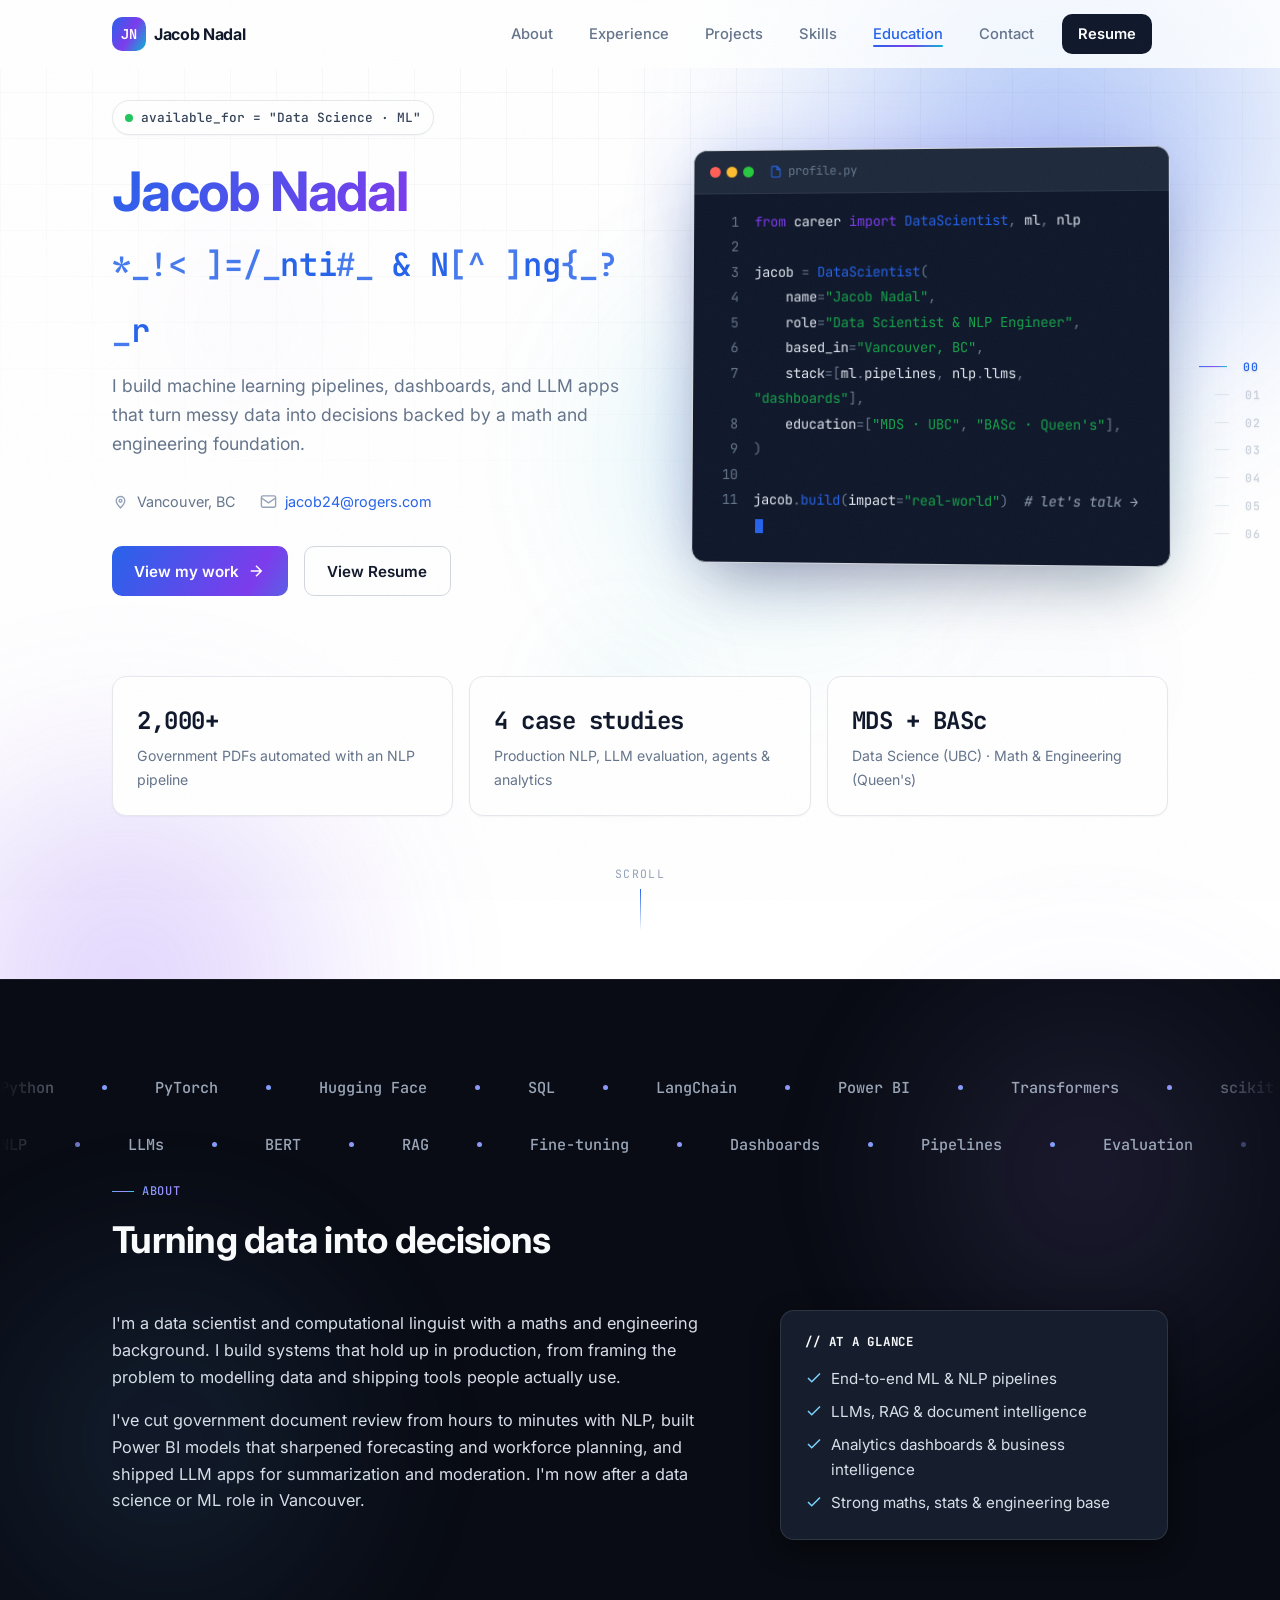
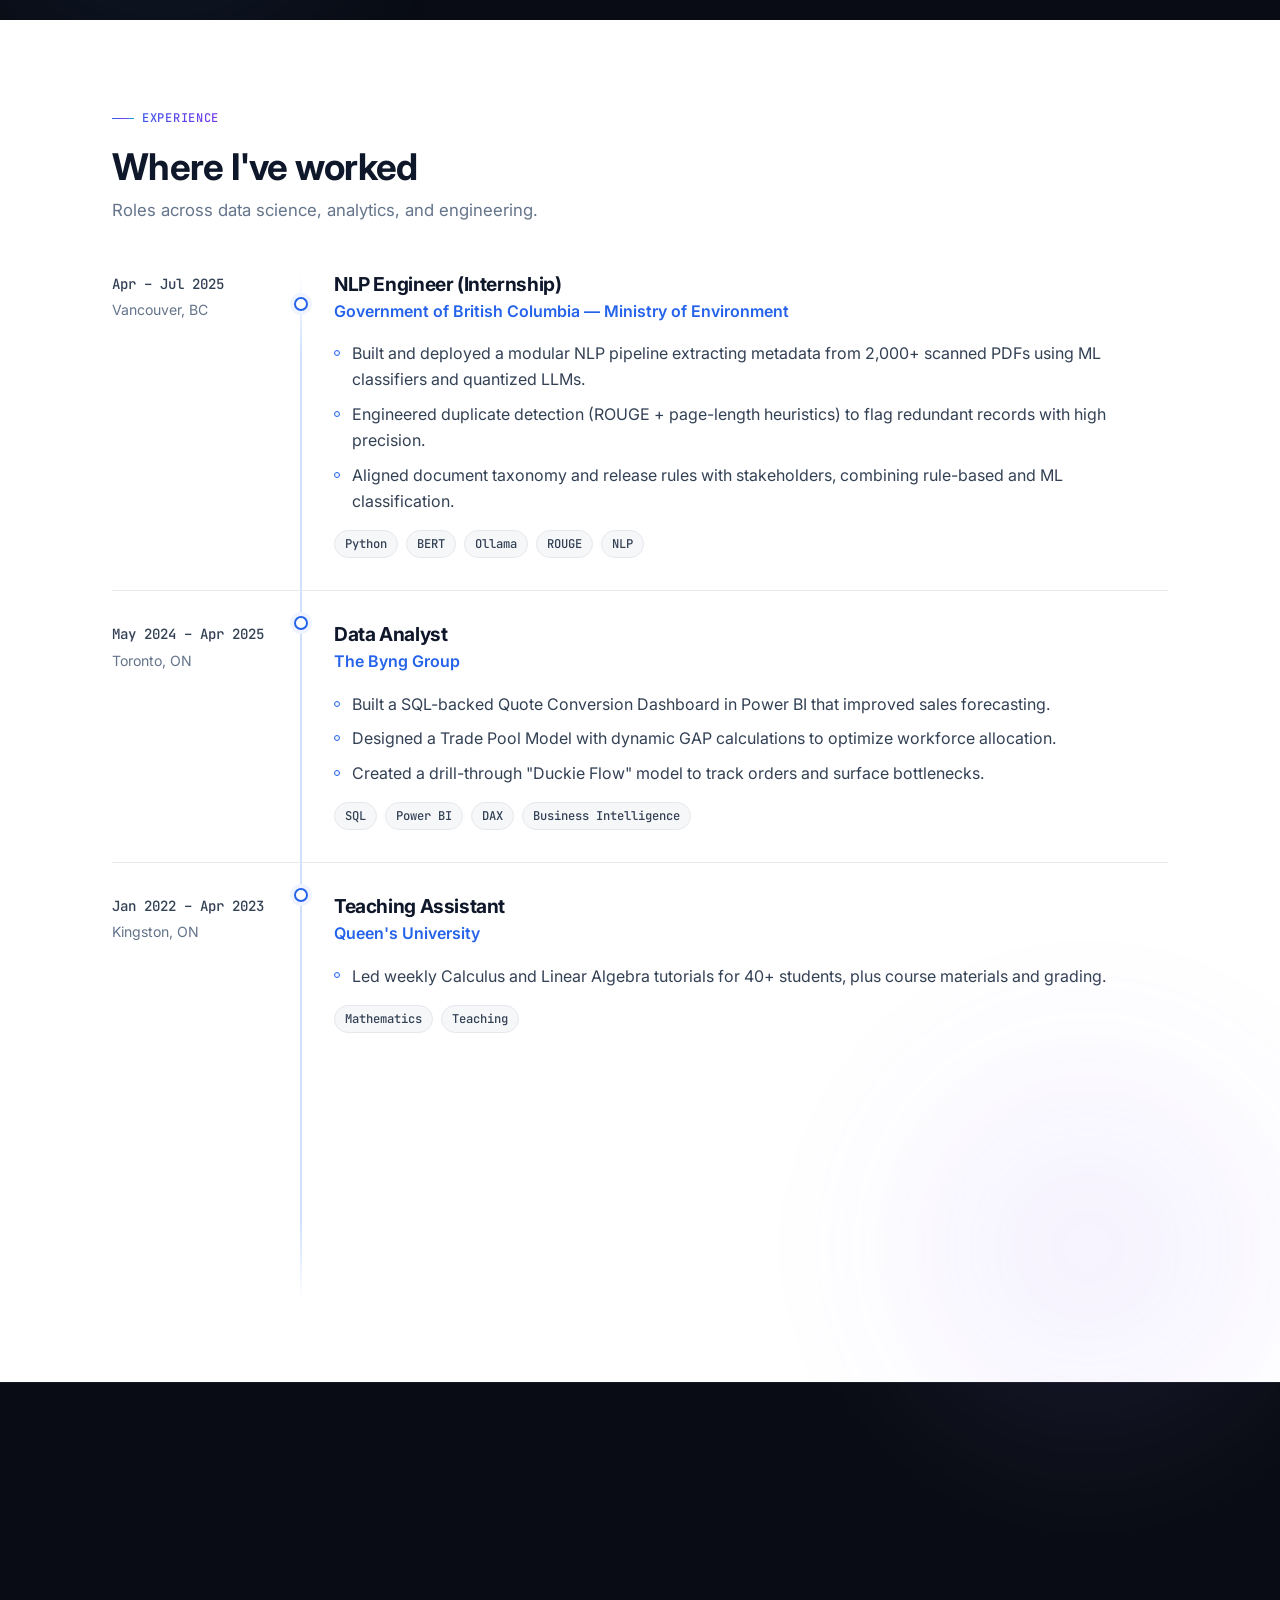
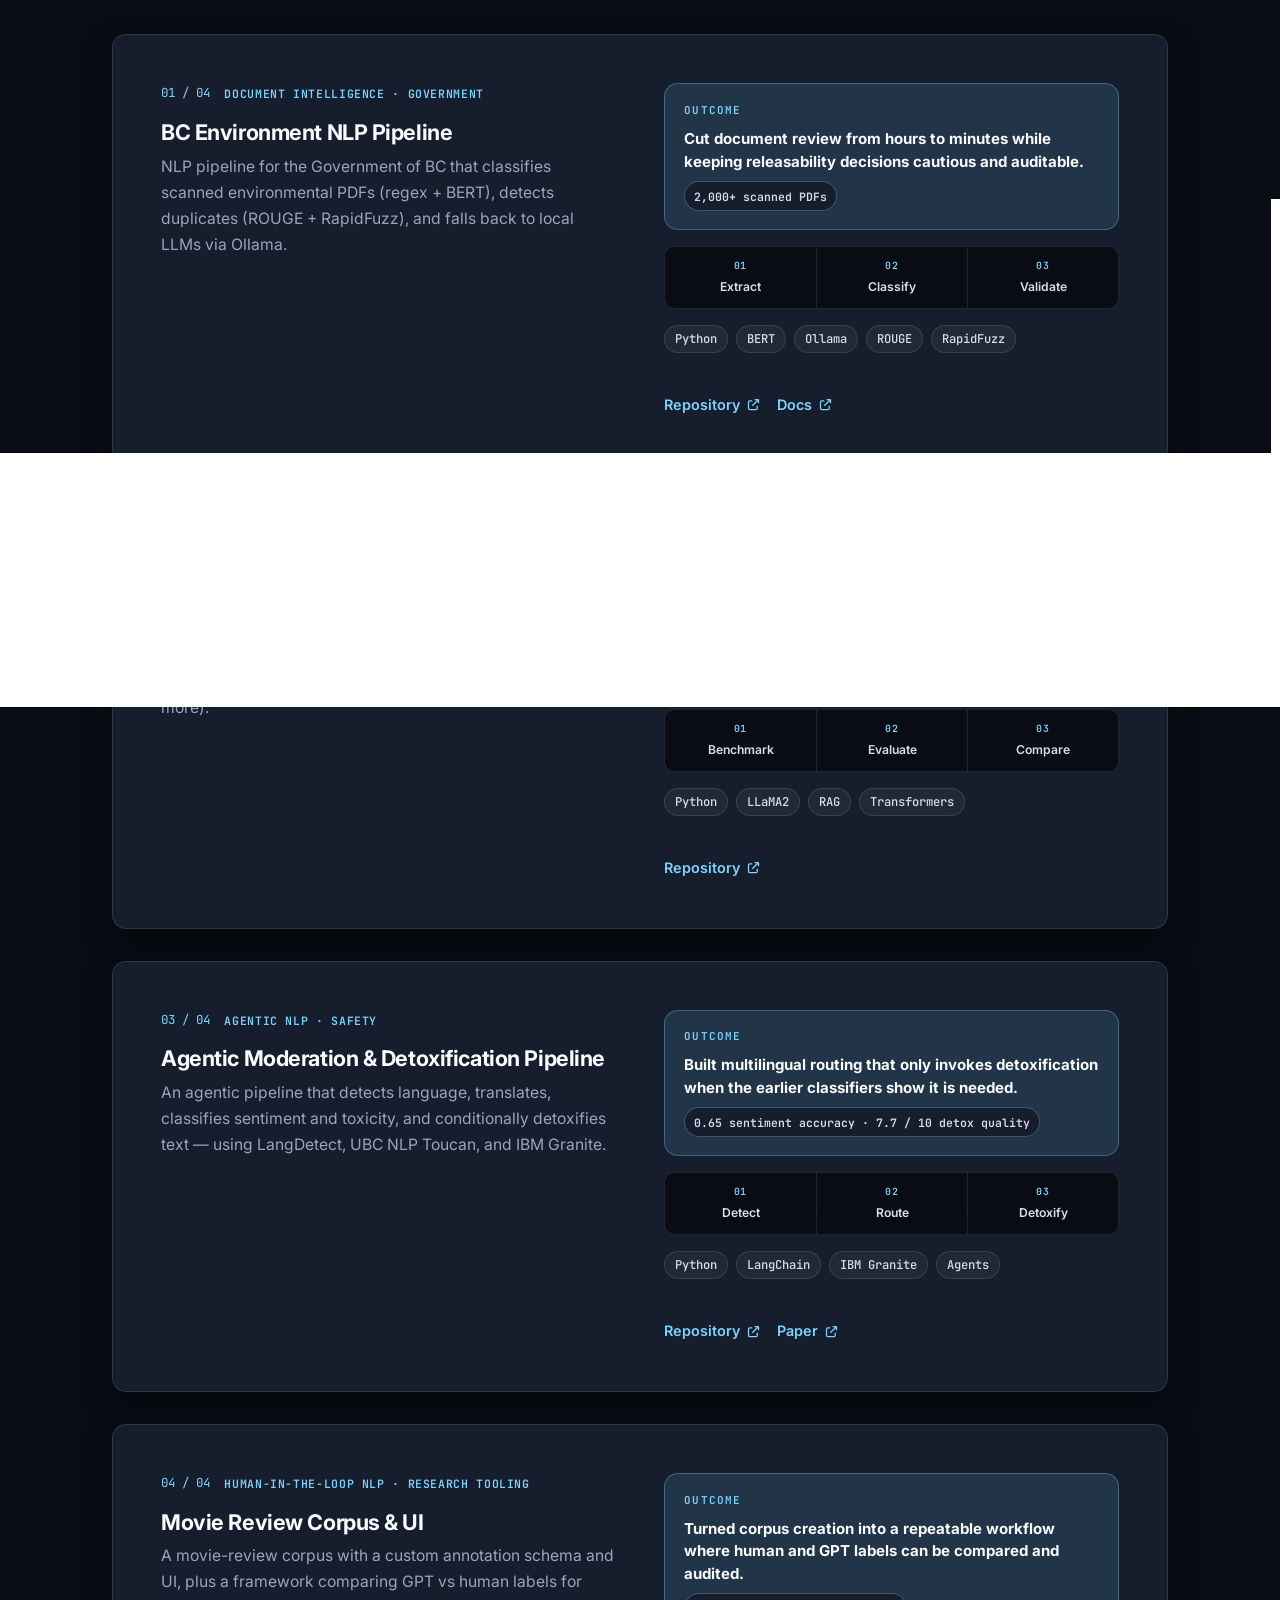
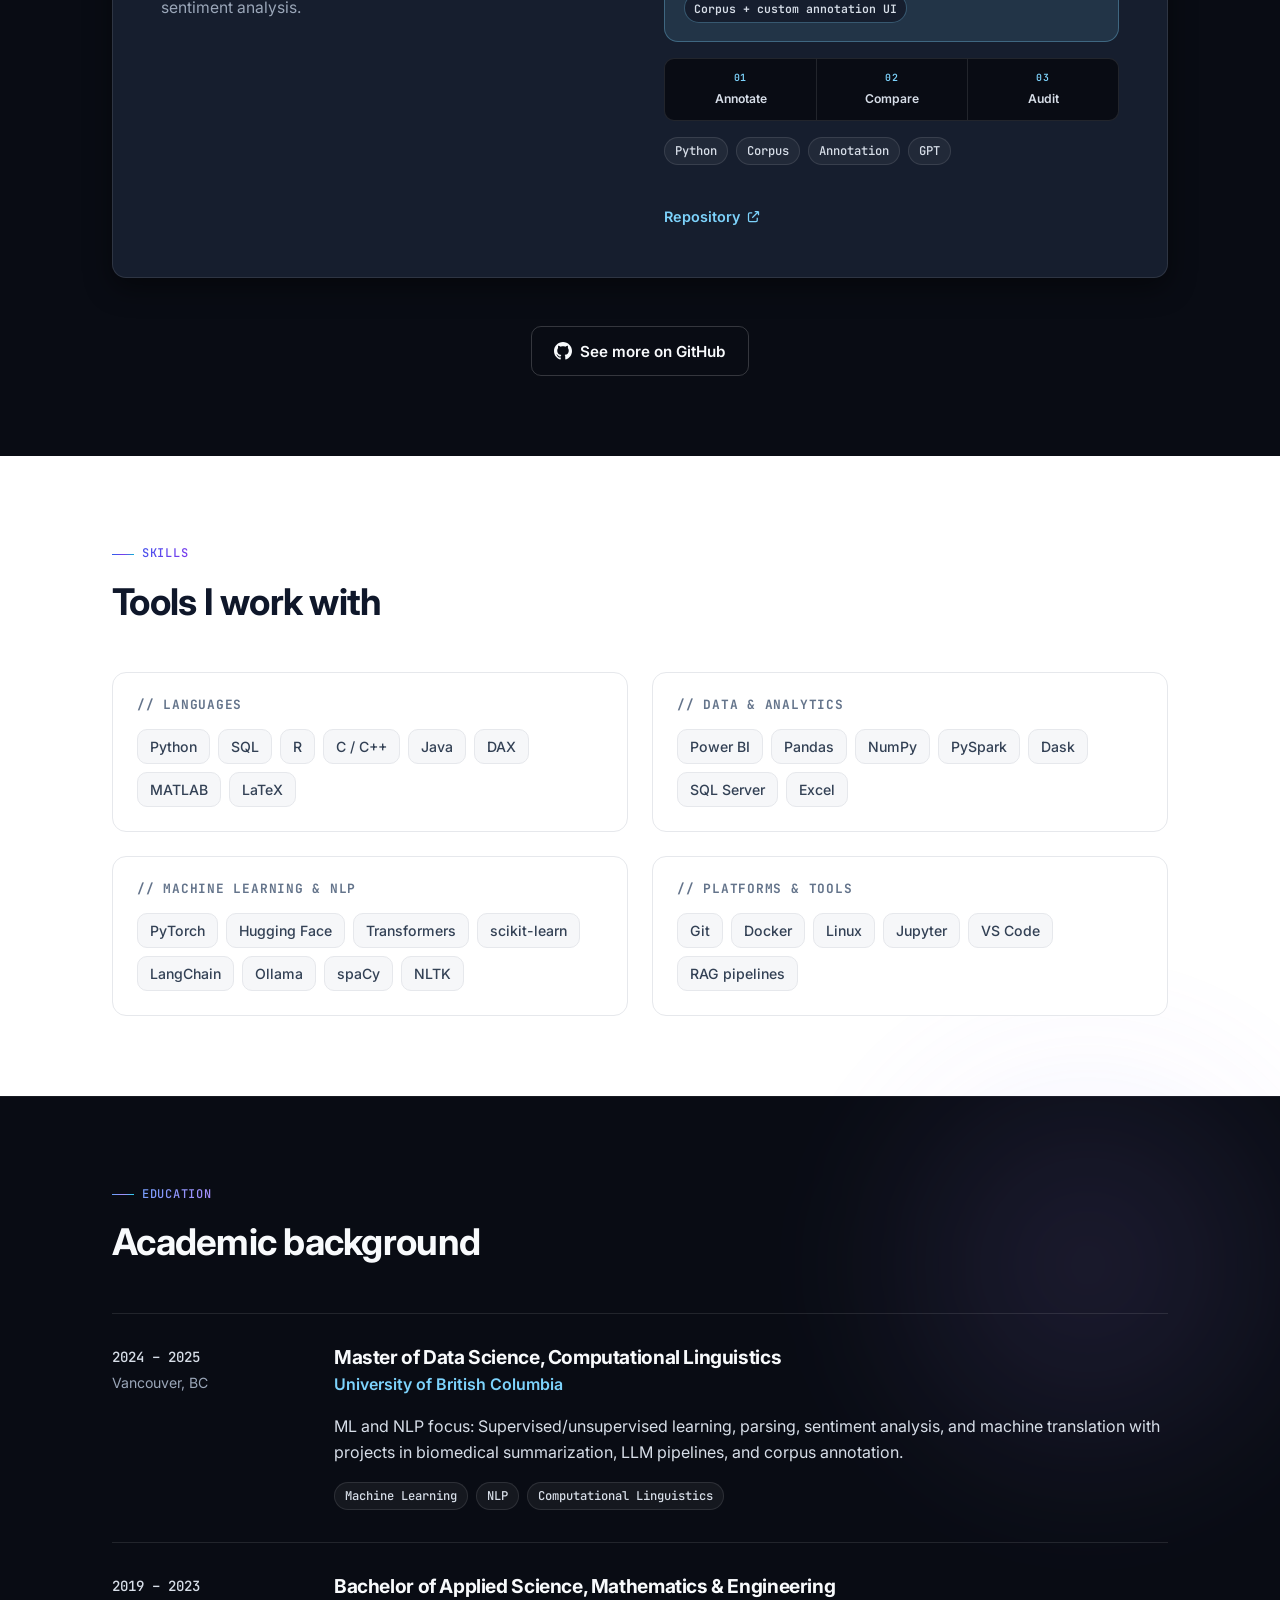
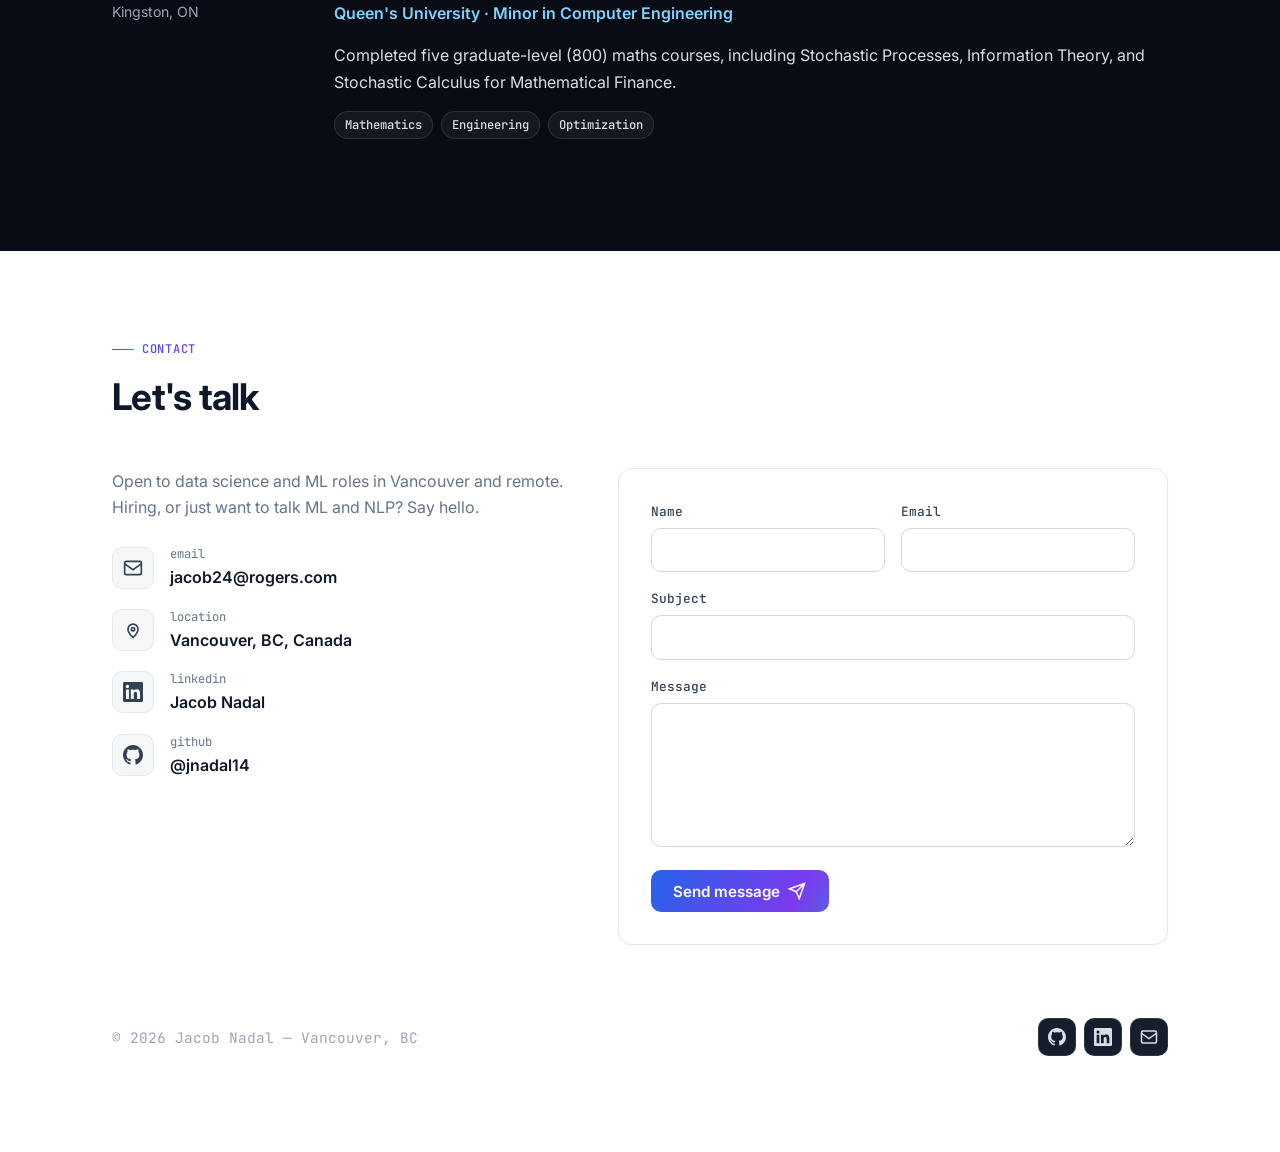
<file: index.html>
<!doctype html>
<html lang="en">
<head>
  <meta charset="utf-8">
  <meta name="viewport" content="width=device-width, initial-scale=1, viewport-fit=cover">
  <title>Jacob Nadal — Data Scientist &amp; NLP Engineer</title>
  <meta name="description" content="Jacob Nadal is a Vancouver-based data scientist and NLP engineer building machine learning pipelines, analytics dashboards, and LLM applications that turn real-world data into decisions.">
  <meta name="theme-color" content="#ffffff">
  <link rel="canonical" href="https://jacobnadal.dev/">
  <meta property="og:title" content="Jacob Nadal — Data Scientist &amp; NLP Engineer">
  <meta property="og:description" content="Vancouver-based data scientist and NLP engineer building ML pipelines, dashboards, and LLM applications.">
  <meta property="og:type" content="website">
  <meta property="og:url" content="https://jacobnadal.dev/">
  <meta property="og:site_name" content="Jacob Nadal">
  <meta property="og:locale" content="en_CA">
  <meta property="og:image" content="https://jacobnadal.dev/og.png">
  <meta property="og:image:width" content="1200">
  <meta property="og:image:height" content="630">
  <meta property="og:image:alt" content="Jacob Nadal — Data Scientist and NLP Engineer. 2,000+ documents automated across NLP, LLM, and analytics work.">
  <meta name="twitter:card" content="summary_large_image">
  <meta name="twitter:title" content="Jacob Nadal — Data Scientist &amp; NLP Engineer">
  <meta name="twitter:description" content="Production-minded NLP, LLM, and analytics work—from 2,000+ automated documents to evaluated language systems.">
  <meta name="twitter:image" content="https://jacobnadal.dev/og.png">
  <meta name="twitter:image:alt" content="Jacob Nadal data science portfolio preview">
  <script>
    (function () {
      try {
        if ('scrollRestoration' in history) history.scrollRestoration = location.hash ? 'auto' : 'manual';
        document.documentElement.removeAttribute('data-theme');
        localStorage.removeItem('theme');
        var touch = window.matchMedia('(hover: none), (pointer: coarse), (max-width: 1024px)').matches;
        var reduce = window.matchMedia('(prefers-reduced-motion: reduce)').matches;
        if (touch) document.documentElement.classList.add('is-touch');
        /* Hide-then-animate on every device unless reduced motion is requested */
        if (!reduce) document.documentElement.classList.add('js-anim');
      } catch (e) {}
      if (!location.hash) window.scrollTo(0, 0);
      /* If the deferred script never boots, reveal content anyway */
      window.addEventListener('DOMContentLoaded', function () {
        setTimeout(function () {
          if (document.body.classList.contains('is-ready')) return;
          document.body.classList.add('is-ready');
          document.querySelectorAll('.reveal, .code-line').forEach(function (el) {
            el.classList.add('in-view', 'typed');
          });
        }, 2800);
      });
    })();
  </script>
  <noscript>
    <style>
      .js-anim .reveal,
      .js-anim .split-word,
      .js-anim .reveal .skill-list span,
      .js-anim .reveal .tag,
      .js-anim .hero-status,
      .js-anim .hero-title,
      .js-anim .hero-description,
      .js-anim .hero-meta,
      .js-anim .hero-actions,
      .js-anim .hero-visual,
      .js-anim .about-aside.reveal li {
        opacity: 1 !important;
        transform: none !important;
      }
    </style>
  </noscript>
  <!-- CSS first for fastest paint -->
  <link rel="stylesheet" href="styles.min.css?v=5.7.0">
  <!-- Fonts: desktop only, non-blocking. Mobile uses system fonts (instant). -->
  <script>
    (function () {
      if (document.documentElement.classList.contains('is-touch')) return;
      var l = document.createElement('link');
      l.rel = 'stylesheet';
      l.href = 'https://fonts.googleapis.com/css2?family=Inter:wght@400;600;700&family=JetBrains+Mono:wght@400;500&display=swap';
      l.media = 'print';
      l.onload = function () { this.media = 'all'; };
      document.head.appendChild(l);
    })();
  </script>
  <link rel="icon" href="data:image/svg+xml,<svg xmlns='http://www.w3.org/2000/svg' viewBox='0 0 100 100'><rect width='100' height='100' rx='20' fill='%230f172a'/><text x='50' y='64' font-family='Arial' font-size='42' font-weight='bold' text-anchor='middle' fill='white'>JN</text></svg>">
  <link rel="manifest" href="manifest.json">
  <script type="application/ld+json">
  {
    "@context":"https://schema.org",
    "@type":"Person",
    "name":"Jacob Nadal",
    "jobTitle":"Data Scientist & NLP Engineer",
    "email":"mailto:jacob24@rogers.com",
    "url":"https://jacobnadal.dev",
    "address":{"@type":"PostalAddress","addressLocality":"Vancouver","addressRegion":"BC","addressCountry":"CA"},
    "alumniOf":["University of British Columbia","Queen's University"],
    "description":"Data scientist and NLP engineer specializing in ML pipelines, analytics dashboards, and LLM applications",
    "sameAs":[
      "https://www.linkedin.com/in/jacob-nadal-3b0a59196/",
      "https://github.com/jnadal14"
    ]
  }
  </script>
</head>
<body>
  <a class="skip-link" href="#main-content">Skip to main content</a>
  <div class="grain" aria-hidden="true"></div>
  <div class="float-orbs" aria-hidden="true">
    <span class="o1"></span>
    <span class="o2"></span>
    <span class="o3"></span>
  </div>
  <div class="scroll-progress" id="scroll-progress" aria-hidden="true"></div>

  <!-- Navigation -->
  <nav class="navbar">
    <div class="nav-container">
      <a href="#home" class="nav-logo" aria-label="Jacob Nadal home">
        <span class="logo-mark">JN</span>
        <span>Jacob Nadal</span>
      </a>
      <div class="nav-links" id="nav-links">
        <a href="#about" class="nav-link">About</a>
        <a href="#experience" class="nav-link">Experience</a>
        <a href="#projects" class="nav-link">Projects</a>
        <a href="#skills" class="nav-link">Skills</a>
        <a href="#education" class="nav-link">Education</a>
        <a href="#contact" class="nav-link">Contact</a>
        <a href="/JACOB_NADAL_RESUME_2025.pdf" target="_blank" rel="noopener" class="nav-link resume-link">Resume</a>
      </div>
      <div class="nav-actions">
        <button class="nav-toggle" id="nav-toggle" aria-label="Toggle navigation" aria-controls="nav-links" aria-expanded="false">
          <span></span>
          <span></span>
          <span></span>
        </button>
      </div>
    </div>
  </nav>

  <!-- AINGEL-style section rail -->
  <nav class="snap-rail" id="snap-rail" aria-label="Section navigation">
    <a href="#home" class="snap-rail-item is-active" data-snap="home"><span>00</span><em>Home</em></a>
    <a href="#about" class="snap-rail-item" data-snap="about"><span>01</span><em>About</em></a>
    <a href="#experience" class="snap-rail-item" data-snap="experience"><span>02</span><em>Experience</em></a>
    <a href="#projects" class="snap-rail-item" data-snap="projects"><span>03</span><em>Projects</em></a>
    <a href="#skills" class="snap-rail-item" data-snap="skills"><span>04</span><em>Skills</em></a>
    <a href="#education" class="snap-rail-item" data-snap="education"><span>05</span><em>Education</em></a>
    <a href="#contact" class="snap-rail-item" data-snap="contact"><span>06</span><em>Contact</em></a>
  </nav>

  <div class="fp-wipe" id="fp-wipe" aria-hidden="true"></div>

  <main id="main-content">
  <!-- Hero -->
  <header id="home" class="hero snap-panel fp-panel is-active">
    <div class="aurora" aria-hidden="true">
      <span class="a1"></span>
      <span class="a2"></span>
      <span class="a3"></span>
    </div>
    <div class="container">
      <div class="hero-grid">
        <div class="hero-copy">
          <span class="hero-status">
            <span class="status-dot" aria-hidden="true"></span>
            available_for = "Data Science · ML"
          </span>
          <h1 class="hero-title">
            <span class="hero-name">Jacob Nadal</span><br>
            <span class="hero-role scramble" data-scramble="Data Scientist &amp; NLP Engineer">Data Scientist &amp; NLP Engineer</span>
          </h1>
          <p class="hero-description">
            I build machine learning pipelines, dashboards, and LLM apps that turn messy data into
            decisions backed by a math and engineering foundation.
          </p>
          <div class="hero-meta">
            <span class="hero-meta-item">
              <svg viewBox="0 0 24 24" fill="none" stroke="currentColor" stroke-width="2"><path d="M12 21s-6-5.686-6-10a6 6 0 1 1 12 0c0 4.314-6 10-6 10z"/><circle cx="12" cy="11" r="2"/></svg>
              Vancouver, BC
            </span>
            <span class="hero-meta-item">
              <svg viewBox="0 0 24 24" fill="none" stroke="currentColor" stroke-width="2"><path d="M22 7l-10 7L2 7"/><rect x="2" y="4" width="20" height="16" rx="2"/></svg>
              <a href="mailto:jacob24@rogers.com">jacob24@rogers.com</a>
            </span>
          </div>
          <div class="hero-actions">
            <a href="#projects" class="btn btn-primary magnetic">
              View my work
              <svg class="btn-icon" viewBox="0 0 24 24" fill="none" stroke="currentColor" stroke-width="2"><path d="M5 12h14M12 5l7 7-7 7"/></svg>
            </a>
            <a href="/JACOB_NADAL_RESUME_2025.pdf" target="_blank" rel="noopener" class="btn btn-outline magnetic">View Resume</a>
          </div>
        </div>

        <div class="hero-visual" data-parallax="0.06">
          <div class="code-editor" id="code-editor" aria-hidden="true">
            <div class="editor-chrome">
              <div class="editor-dots"><span></span><span></span><span></span></div>
              <div class="editor-file">
                <svg viewBox="0 0 24 24" fill="none" stroke="currentColor" stroke-width="2"><path d="M14 2H6a2 2 0 0 0-2 2v16a2 2 0 0 0 2 2h12a2 2 0 0 0 2-2V8z"/><path d="M14 2v6h6"/></svg>
                profile.py
              </div>
            </div>
            <div class="editor-body" id="editor-body">
              <div class="code-line"><span class="line-no">1</span><span class="code-txt"><span class="tok-kw">from</span> career <span class="tok-kw">import</span> <span class="tok-fn">DataScientist</span><span class="tok-punct">,</span> ml<span class="tok-punct">,</span> nlp</span></div>
              <div class="code-line"><span class="line-no">2</span><span class="code-txt"> </span></div>
              <div class="code-line"><span class="line-no">3</span><span class="code-txt">jacob <span class="tok-punct">=</span> <span class="tok-fn">DataScientist</span><span class="tok-punct">(</span></span></div>
              <div class="code-line"><span class="line-no">4</span><span class="code-txt">    name<span class="tok-punct">=</span><span class="tok-str">"Jacob Nadal"</span><span class="tok-punct">,</span></span></div>
              <div class="code-line"><span class="line-no">5</span><span class="code-txt">    role<span class="tok-punct">=</span><span class="tok-str">"Data Scientist &amp; NLP Engineer"</span><span class="tok-punct">,</span></span></div>
              <div class="code-line"><span class="line-no">6</span><span class="code-txt">    based_in<span class="tok-punct">=</span><span class="tok-str">"Vancouver, BC"</span><span class="tok-punct">,</span></span></div>
              <div class="code-line"><span class="line-no">7</span><span class="code-txt">    stack<span class="tok-punct">=</span><span class="tok-punct">[</span>ml<span class="tok-punct">.</span>pipelines<span class="tok-punct">,</span> nlp<span class="tok-punct">.</span>llms<span class="tok-punct">,</span> <span class="tok-str">"dashboards"</span><span class="tok-punct">]</span><span class="tok-punct">,</span></span></div>
              <div class="code-line"><span class="line-no">8</span><span class="code-txt">    education<span class="tok-punct">=</span><span class="tok-punct">[</span><span class="tok-str">"MDS · UBC"</span><span class="tok-punct">,</span> <span class="tok-str">"BASc · Queen's"</span><span class="tok-punct">]</span><span class="tok-punct">,</span></span></div>
              <div class="code-line"><span class="line-no">9</span><span class="code-txt"><span class="tok-punct">)</span></span></div>
              <div class="code-line"><span class="line-no">10</span><span class="code-txt"> </span></div>
              <div class="code-line"><span class="line-no">11</span><span class="code-txt">jacob<span class="tok-punct">.</span><span class="tok-fn">build</span><span class="tok-punct">(</span>impact<span class="tok-punct">=</span><span class="tok-str">"real-world"</span><span class="tok-punct">)</span>  <span class="tok-com"># let's talk →</span></span></div>
            </div>
          </div>
        </div>
      </div>

      <div class="hero-highlights" data-stagger>
        <div class="highlight reveal">
          <div class="highlight-value" data-count="2000" data-suffix="+">0</div>
          <div class="highlight-label">Government PDFs automated with an NLP pipeline</div>
        </div>
        <div class="highlight reveal">
          <div class="highlight-value">4 case studies</div>
          <div class="highlight-label">Production NLP, LLM evaluation, agents &amp; analytics</div>
        </div>
        <div class="highlight reveal">
          <div class="highlight-value">MDS + BASc</div>
          <div class="highlight-label">Data Science (UBC) · Math &amp; Engineering (Queen's)</div>
        </div>
      </div>

      <div class="scroll-cue" aria-hidden="true">
        <span>scroll</span>
        <span class="scroll-cue-line"></span>
      </div>
    </div>
  </header>

  <!-- About -->
  <section id="about" class="section section-inverse snap-panel fp-panel">
    <div class="marquee-band inverse" aria-hidden="true">
      <div class="marquee">
        <div class="marquee-track" id="marquee-track">
          <span class="marquee-item">Python</span>
          <span class="marquee-item">PyTorch</span>
          <span class="marquee-item">Hugging Face</span>
          <span class="marquee-item">SQL</span>
          <span class="marquee-item">LangChain</span>
          <span class="marquee-item">Power BI</span>
          <span class="marquee-item">Transformers</span>
          <span class="marquee-item">scikit-learn</span>
          <span class="marquee-item">RAG</span>
          <span class="marquee-item">PySpark</span>
          <span class="marquee-item">Ollama</span>
          <span class="marquee-item">Docker</span>
          <span class="marquee-item">R</span>
          <span class="marquee-item">spaCy</span>
        </div>
      </div>
      <div class="marquee reverse">
        <div class="marquee-track" id="marquee-track-2">
          <span class="marquee-item">NLP</span>
          <span class="marquee-item">LLMs</span>
          <span class="marquee-item">BERT</span>
          <span class="marquee-item">RAG</span>
          <span class="marquee-item">Fine-tuning</span>
          <span class="marquee-item">Dashboards</span>
          <span class="marquee-item">Pipelines</span>
          <span class="marquee-item">Evaluation</span>
          <span class="marquee-item">Agents</span>
          <span class="marquee-item">Retrieval</span>
          <span class="marquee-item">Classification</span>
          <span class="marquee-item">Summarization</span>
        </div>
      </div>
    </div>
    <div class="container snap-panel-body">
      <div class="section-head reveal">
        <span class="eyebrow">About</span>
        <h2 class="section-title" data-split>Turning data into decisions</h2>
      </div>
      <div class="about-grid" data-stagger>
        <div class="about-text reveal">
          <p>
            I'm a data scientist and computational linguist with a maths and engineering background. I build
            systems that hold up in production, from framing the problem to modelling data and shipping tools
            people actually use.
          </p>
          <p>
            I've cut government document review from hours to minutes with NLP, built Power BI models that
            sharpened forecasting and workforce planning, and shipped LLM apps for summarization and moderation.
            I'm now after a data science or ML role in Vancouver.
          </p>
        </div>
        <aside class="about-aside reveal">
          <h3>// at a glance</h3>
          <ul>
            <li>
              <svg viewBox="0 0 24 24" fill="none" stroke="currentColor" stroke-width="2"><path d="M20 6L9 17l-5-5"/></svg>
              End-to-end ML &amp; NLP pipelines
            </li>
            <li>
              <svg viewBox="0 0 24 24" fill="none" stroke="currentColor" stroke-width="2"><path d="M20 6L9 17l-5-5"/></svg>
              LLMs, RAG &amp; document intelligence
            </li>
            <li>
              <svg viewBox="0 0 24 24" fill="none" stroke="currentColor" stroke-width="2"><path d="M20 6L9 17l-5-5"/></svg>
              Analytics dashboards &amp; business intelligence
            </li>
            <li>
              <svg viewBox="0 0 24 24" fill="none" stroke="currentColor" stroke-width="2"><path d="M20 6L9 17l-5-5"/></svg>
              Strong maths, stats &amp; engineering base
            </li>
          </ul>
        </aside>
      </div>
    </div>
  </section>

  <!-- Experience -->
  <section id="experience" class="section snap-panel fp-panel">
    <div class="container snap-panel-body">
      <div class="section-head reveal">
        <span class="eyebrow">Experience</span>
        <h2 class="section-title" data-split>Where I've worked</h2>
        <p class="section-subtitle">Roles across data science, analytics, and engineering.</p>
      </div>

      <div class="timeline" id="experience-timeline">
      <div class="entry reveal">
        <div class="entry-side">
          <div class="entry-date">Apr – Jul 2025</div>
          <div class="entry-location">Vancouver, BC</div>
        </div>
        <div class="entry-main">
          <h3 class="entry-title">NLP Engineer (Internship)</h3>
          <div class="entry-org">Government of British Columbia — Ministry of Environment</div>
          <div class="entry-body">
            <ul>
              <li>Built and deployed a modular NLP pipeline extracting metadata from 2,000+ scanned PDFs using ML classifiers and quantized LLMs.</li>
              <li>Engineered duplicate detection (ROUGE + page-length heuristics) to flag redundant records with high precision.</li>
              <li>Aligned document taxonomy and release rules with stakeholders, combining rule-based and ML classification.</li>
            </ul>
            <div class="tag-row">
              <span class="tag">Python</span>
              <span class="tag">BERT</span>
              <span class="tag">Ollama</span>
              <span class="tag">ROUGE</span>
              <span class="tag">NLP</span>
            </div>
          </div>
        </div>
      </div>

      <div class="entry reveal">
        <div class="entry-side">
          <div class="entry-date">May 2024 – Apr 2025</div>
          <div class="entry-location">Toronto, ON</div>
        </div>
        <div class="entry-main">
          <h3 class="entry-title">Data Analyst</h3>
          <div class="entry-org">The Byng Group</div>
          <div class="entry-body">
            <ul>
              <li>Built a SQL-backed Quote Conversion Dashboard in Power BI that improved sales forecasting.</li>
              <li>Designed a Trade Pool Model with dynamic GAP calculations to optimize workforce allocation.</li>
              <li>Created a drill-through "Duckie Flow" model to track orders and surface bottlenecks.</li>
            </ul>
            <div class="tag-row">
              <span class="tag">SQL</span>
              <span class="tag">Power BI</span>
              <span class="tag">DAX</span>
              <span class="tag">Business Intelligence</span>
            </div>
          </div>
        </div>
      </div>

      <div class="entry reveal">
        <div class="entry-side">
          <div class="entry-date">Jan 2022 – Apr 2023</div>
          <div class="entry-location">Kingston, ON</div>
        </div>
        <div class="entry-main">
          <h3 class="entry-title">Teaching Assistant</h3>
          <div class="entry-org">Queen's University</div>
          <div class="entry-body">
            <ul>
              <li>Led weekly Calculus and Linear Algebra tutorials for 40+ students, plus course materials and grading.</li>
            </ul>
            <div class="tag-row">
              <span class="tag">Mathematics</span>
              <span class="tag">Teaching</span>
            </div>
          </div>
        </div>
      </div>

      <div class="entry reveal">
        <div class="entry-side">
          <div class="entry-date">Summer 2021</div>
          <div class="entry-location">Toronto, ON</div>
        </div>
        <div class="entry-main">
          <h3 class="entry-title">Data Analyst Intern</h3>
          <div class="entry-org">Peerage Capital</div>
          <div class="entry-body">
            <ul>
              <li>Analyzed brokerage transaction data in Excel to visualize portfolio performance.</li>
              <li>Ran self-storage and stairlift market research to support investment decisions.</li>
            </ul>
            <div class="tag-row">
              <span class="tag">Excel</span>
              <span class="tag">Market Research</span>
              <span class="tag">Financial Analysis</span>
            </div>
          </div>
        </div>
      </div>
      </div>
    </div>
  </section>

  <!-- Projects -->
  <section id="projects" class="section section-inverse snap-panel fp-panel">
    <div class="container snap-panel-body">
      <div class="section-head reveal">
        <span class="eyebrow">Projects</span>
        <h2 class="section-title" data-split>Selected work</h2>
        <p class="section-subtitle">How I approach data, models, and delivery.</p>
      </div>
      <div class="projects-stack" id="projects-grid">
        <!-- Populated from inlined PROJECTS in script.js -->
      </div>
      <div class="projects-cta reveal">
        <a href="https://github.com/jnadal14" target="_blank" rel="noopener" class="btn btn-outline magnetic">
          <svg class="btn-icon" viewBox="0 0 24 24" fill="currentColor"><path d="M12 0C5.37 0 0 5.37 0 12c0 5.3 3.44 9.8 8.21 11.39.6.11.79-.26.79-.58v-2.23c-3.34.73-4.03-1.42-4.03-1.42-.55-1.39-1.33-1.76-1.33-1.76-1.09-.75.08-.73.08-.73 1.2.08 1.84 1.24 1.84 1.24 1.07 1.83 2.81 1.3 3.49 1 .11-.78.42-1.31.76-1.61-2.67-.3-5.47-1.33-5.47-5.93 0-1.31.47-2.38 1.24-3.22-.12-.3-.54-1.52.12-3.17 0 0 1.01-.32 3.3 1.23.96-.27 1.98-.4 3-.4s2.04.13 3 .4c2.29-1.55 3.3-1.23 3.3-1.23.66 1.65.24 2.87.12 3.17.77.84 1.24 1.91 1.24 3.22 0 4.61-2.8 5.62-5.48 5.92.43.37.82 1.1.82 2.22v3.29c0 .32.19.69.8.58C20.56 21.8 24 17.3 24 12 24 5.37 18.63 0 12 0z"/></svg>
          See more on GitHub
        </a>
      </div>
    </div>
  </section>

  <!-- Skills -->
  <section id="skills" class="section snap-panel fp-panel">
    <div class="container snap-panel-body">
      <div class="section-head reveal">
        <span class="eyebrow">Skills</span>
        <h2 class="section-title" data-split>Tools I work with</h2>
      </div>
      <div class="skills-grid" data-stagger>
        <div class="skill-group reveal">
          <h3>// languages</h3>
          <div class="skill-list">
            <span>Python</span><span>SQL</span><span>R</span><span>C / C++</span><span>Java</span><span>DAX</span><span>MATLAB</span><span>LaTeX</span>
          </div>
        </div>
        <div class="skill-group reveal">
          <h3>// data &amp; analytics</h3>
          <div class="skill-list">
            <span>Power BI</span><span>Pandas</span><span>NumPy</span><span>PySpark</span><span>Dask</span><span>SQL Server</span><span>Excel</span>
          </div>
        </div>
        <div class="skill-group reveal">
          <h3>// machine learning &amp; nlp</h3>
          <div class="skill-list">
            <span>PyTorch</span><span>Hugging Face</span><span>Transformers</span><span>scikit-learn</span><span>LangChain</span><span>Ollama</span><span>spaCy</span><span>NLTK</span>
          </div>
        </div>
        <div class="skill-group reveal">
          <h3>// platforms &amp; tools</h3>
          <div class="skill-list">
            <span>Git</span><span>Docker</span><span>Linux</span><span>Jupyter</span><span>VS Code</span><span>RAG pipelines</span>
          </div>
        </div>
      </div>
    </div>
  </section>

  <!-- Education -->
  <section id="education" class="section section-inverse snap-panel fp-panel">
    <div class="container snap-panel-body">
      <div class="section-head reveal">
        <span class="eyebrow">Education</span>
        <h2 class="section-title" data-split>Academic background</h2>
      </div>

      <div class="entry reveal">
        <div class="entry-side">
          <div class="entry-date">2024 – 2025</div>
          <div class="entry-location">Vancouver, BC</div>
        </div>
        <div class="entry-main">
          <h3 class="entry-title">Master of Data Science, Computational Linguistics</h3>
          <div class="entry-org">University of British Columbia</div>
          <div class="entry-body">
            <p>ML and NLP focus: Supervised/unsupervised learning, parsing, sentiment analysis, and machine translation with projects in biomedical summarization, LLM pipelines, and corpus annotation.</p>
            <div class="tag-row">
              <span class="tag">Machine Learning</span>
              <span class="tag">NLP</span>
              <span class="tag">Computational Linguistics</span>
            </div>
          </div>
        </div>
      </div>

      <div class="entry reveal">
        <div class="entry-side">
          <div class="entry-date">2019 – 2023</div>
          <div class="entry-location">Kingston, ON</div>
        </div>
        <div class="entry-main">
          <h3 class="entry-title">Bachelor of Applied Science, Mathematics &amp; Engineering</h3>
          <div class="entry-org">Queen's University · Minor in Computer Engineering</div>
          <div class="entry-body">
            <p>Completed five graduate-level (800) maths courses, including Stochastic Processes, Information Theory, and Stochastic Calculus for Mathematical Finance.</p>
            <div class="tag-row">
              <span class="tag">Mathematics</span>
              <span class="tag">Engineering</span>
              <span class="tag">Optimization</span>
            </div>
          </div>
        </div>
      </div>
    </div>
  </section>

  <!-- Contact -->
  <section id="contact" class="section snap-panel fp-panel">
    <div class="container snap-panel-body">
      <div class="section-head reveal">
        <span class="eyebrow">Contact</span>
        <h2 class="section-title" data-split>Let's talk</h2>
      </div>
      <div class="contact-grid">
        <div class="contact-intro reveal">
          <p>
            Open to data science and ML roles in Vancouver and remote. Hiring, or just want to talk
            ML and NLP? Say hello.
          </p>
          <div class="contact-list">
            <div class="contact-item">
              <span class="contact-icon"><svg viewBox="0 0 24 24" fill="none" stroke="currentColor" stroke-width="2"><path d="M22 7l-10 7L2 7"/><rect x="2" y="4" width="20" height="16" rx="2"/></svg></span>
              <div>
                <div class="label">email</div>
                <a class="value" href="mailto:jacob24@rogers.com">jacob24@rogers.com</a>
              </div>
            </div>
            <div class="contact-item">
              <span class="contact-icon"><svg viewBox="0 0 24 24" fill="none" stroke="currentColor" stroke-width="2"><path d="M12 21s-6-5.686-6-10a6 6 0 1 1 12 0c0 4.314-6 10-6 10z"/><circle cx="12" cy="11" r="2"/></svg></span>
              <div>
                <div class="label">location</div>
                <div class="value">Vancouver, BC, Canada</div>
              </div>
            </div>
            <div class="contact-item">
              <span class="contact-icon"><svg viewBox="0 0 24 24" fill="currentColor"><path d="M20.45 20.45h-3.55v-5.57c0-1.33-.02-3.04-1.85-3.04-1.85 0-2.14 1.45-2.14 2.94v5.67H9.35V9h3.41v1.56h.05c.48-.9 1.64-1.85 3.37-1.85 3.6 0 4.27 2.37 4.27 5.46v6.28zM5.34 7.43a2.06 2.06 0 1 1 0-4.12 2.06 2.06 0 0 1 0 4.12zM7.12 20.45H3.56V9h3.56v11.45zM22.22 0H1.77C.79 0 0 .77 0 1.73v20.54C0 23.23.79 24 1.77 24h20.45c.98 0 1.78-.77 1.78-1.73V1.73C24 .77 23.2 0 22.22 0z"/></svg></span>
              <div>
                <div class="label">linkedin</div>
                <a class="value" href="https://www.linkedin.com/in/jacob-nadal-3b0a59196/" target="_blank" rel="noopener">Jacob Nadal</a>
              </div>
            </div>
            <div class="contact-item">
              <span class="contact-icon"><svg viewBox="0 0 24 24" fill="currentColor"><path d="M12 0C5.37 0 0 5.37 0 12c0 5.3 3.44 9.8 8.21 11.39.6.11.79-.26.79-.58v-2.23c-3.34.73-4.03-1.42-4.03-1.42-.55-1.39-1.33-1.76-1.33-1.76-1.09-.75.08-.73.08-.73 1.2.08 1.84 1.24 1.84 1.24 1.07 1.83 2.81 1.3 3.49 1 .11-.78.42-1.31.76-1.61-2.67-.3-5.47-1.33-5.47-5.93 0-1.31.47-2.38 1.24-3.22-.12-.3-.54-1.52.12-3.17 0 0 1.01-.32 3.3 1.23.96-.27 1.98-.4 3-.4s2.04.13 3 .4c2.29-1.55 3.3-1.23 3.3-1.23.66 1.65.24 2.87.12 3.17.77.84 1.24 1.91 1.24 3.22 0 4.61-2.8 5.62-5.48 5.92.43.37.82 1.1.82 2.22v3.29c0 .32.19.69.8.58C20.56 21.8 24 17.3 24 12 24 5.37 18.63 0 12 0z"/></svg></span>
              <div>
                <div class="label">github</div>
                <a class="value" href="https://github.com/jnadal14" target="_blank" rel="noopener">@jnadal14</a>
              </div>
            </div>
          </div>
        </div>

        <form class="contact-form reveal" action="https://formspree.io/f/mwpqznkw" method="POST">
          <div class="form-row">
            <div class="form-group">
              <label for="name">Name</label>
              <input type="text" id="name" name="name" required>
            </div>
            <div class="form-group">
              <label for="email">Email</label>
              <input type="email" id="email" name="email" required>
            </div>
          </div>
          <div class="form-group">
            <label for="subject">Subject</label>
            <input type="text" id="subject" name="subject" required>
          </div>
          <div class="form-group">
            <label for="message">Message</label>
            <textarea id="message" name="message" rows="6" required></textarea>
          </div>
          <input type="hidden" name="_subject" value="Portfolio contact — Jacob Nadal">
          <button type="submit" class="btn btn-primary magnetic">
            <span>Send message</span>
            <svg class="btn-icon" viewBox="0 0 24 24" fill="none" stroke="currentColor" stroke-width="2"><path d="M22 2L11 13M22 2l-7 20-4-9-9-4 20-7z"/></svg>
          </button>
        </form>
      </div>

      <footer class="footer footer-inverse contact-footer">
        <div class="footer-content">
          <p class="footer-copy">&copy; <span id="year"></span> Jacob Nadal — Vancouver, BC</p>
          <div class="footer-social">
            <a href="https://github.com/jnadal14" target="_blank" rel="noopener" aria-label="GitHub">
              <svg viewBox="0 0 24 24" fill="currentColor"><path d="M12 0C5.37 0 0 5.37 0 12c0 5.3 3.44 9.8 8.21 11.39.6.11.79-.26.79-.58v-2.23c-3.34.73-4.03-1.42-4.03-1.42-.55-1.39-1.33-1.76-1.33-1.76-1.09-.75.08-.73.08-.73 1.2.08 1.84 1.24 1.84 1.24 1.07 1.83 2.81 1.3 3.49 1 .11-.78.42-1.31.76-1.61-2.67-.3-5.47-1.33-5.47-5.93 0-1.31.47-2.38 1.24-3.22-.12-.3-.54-1.52.12-3.17 0 0 1.01-.32 3.3 1.23.96-.27 1.98-.4 3-.4s2.04.13 3 .4c2.29-1.55 3.3-1.23 3.3-1.23.66 1.65.24 2.87.12 3.17.77.84 1.24 1.91 1.24 3.22 0 4.61-2.8 5.62-5.48 5.92.43.37.82 1.1.82 2.22v3.29c0 .32.19.69.8.58C20.56 21.8 24 17.3 24 12 24 5.37 18.63 0 12 0z"/></svg>
            </a>
            <a href="https://www.linkedin.com/in/jacob-nadal-3b0a59196/" target="_blank" rel="noopener" aria-label="LinkedIn">
              <svg viewBox="0 0 24 24" fill="currentColor"><path d="M20.45 20.45h-3.55v-5.57c0-1.33-.02-3.04-1.85-3.04-1.85 0-2.14 1.45-2.14 2.94v5.67H9.35V9h3.41v1.56h.05c.48-.9 1.64-1.85 3.37-1.85 3.6 0 4.27 2.37 4.27 5.46v6.28zM5.34 7.43a2.06 2.06 0 1 1 0-4.12 2.06 2.06 0 0 1 0 4.12zM7.12 20.45H3.56V9h3.56v11.45zM22.22 0H1.77C.79 0 0 .77 0 1.73v20.54C0 23.23.79 24 1.77 24h20.45c.98 0 1.78-.77 1.78-1.73V1.73C24 .77 23.2 0 22.22 0z"/></svg>
            </a>
            <a href="mailto:jacob24@rogers.com" aria-label="Email">
              <svg viewBox="0 0 24 24" fill="none" stroke="currentColor" stroke-width="2"><path d="M22 7l-10 7L2 7"/><rect x="2" y="4" width="20" height="16" rx="2"/></svg>
            </a>
          </div>
        </div>
      </footer>
    </div>
  </section>
  </main><!-- /#main-content -->

  <button id="back-to-top" class="back-to-top" aria-label="Back to top">
    <svg viewBox="0 0 24 24" fill="none" stroke="currentColor" stroke-width="2"><path d="M18 15l-6-6-6 6"/></svg>
  </button>

  <script src="script.min.js?v=5.7.0" defer></script>
</body>
</html>
</file>
<file: styles.min.css>
/* ===== DESIGN TOKENS ===== */
:root {
  /* Neutrals */
  --bg: #ffffff;
  --bg-subtle: #f6f7f9;
  --bg-card: #ffffff;
  --border: #e6e8ec;
  --border-strong: #d3d7de;

  /* Ink */
  --ink-900: #0f172a;
  --ink-700: #334155;
  --ink-500: #64748b;
  --ink-400: #94a3b8;

  /* Accent (restrained, single hue) */
  --accent: #2563eb;
  --accent-dark: #1d4ed8;
  --accent-soft: #eff4ff;
  --accent-border: #cfe0ff;

  /* Code tokens */
  --tok-keyword: #7c3aed;
  --tok-string: #16a34a;
  --tok-func: #2563eb;
  --tok-num: #ea580c;
  --tok-comment: #94a3b8;
  --tok-punct: #64748b;
  --tok-var: #0f172a;
  --editor-bg: #0f172a;
  --editor-chrome: #1e293b;
  --editor-ink: #e2e8f0;
  --editor-gutter: #64748b;

  /* Grain */
  --grain-opacity: 0.035;

  /* Shadows */
  --shadow-xs: 0 1px 2px rgba(15, 23, 42, 0.04);
  --shadow-sm: 0 1px 3px rgba(15, 23, 42, 0.06), 0 1px 2px rgba(15, 23, 42, 0.04);
  --shadow-md: 0 6px 16px rgba(15, 23, 42, 0.08);
  --shadow-lg: 0 16px 40px rgba(15, 23, 42, 0.10);
  --shadow-editor: 0 30px 60px -20px rgba(15, 23, 42, 0.35);

  /* Spacing */
  --space-xs: 0.25rem;
  --space-sm: 0.5rem;
  --space-md: 1rem;
  --space-lg: 1.5rem;
  --space-xl: 2rem;
  --space-2xl: 3rem;
  --space-3xl: 5rem;

  /* Radii */
  --radius-sm: 0.375rem;
  --radius-md: 0.625rem;
  --radius-lg: 0.875rem;
  --radius-xl: 1.25rem;
  --radius-full: 9999px;

  --transition: 0.25s ease;
  --ease-out: cubic-bezier(0.16, 1, 0.3, 1);
  --ease-soft: cubic-bezier(0.33, 1, 0.68, 1);

  --font: 'Inter', -apple-system, BlinkMacSystemFont, 'Segoe UI', Roboto, sans-serif;
  --mono: 'JetBrains Mono', 'SFMono-Regular', ui-monospace, 'Menlo', 'Monaco', monospace;

  --container: 1120px;
  --header-height: 68px;
}

/* ===== DARK THEME ===== */
[data-theme='dark'] {
  --bg: #0b0f18;
  --bg-subtle: #0f1523;
  --bg-card: #121a2a;
  --border: #1e293b;
  --border-strong: #2a3850;

  --ink-900: #f1f5f9;
  --ink-700: #cbd5e1;
  --ink-500: #94a3b8;
  --ink-400: #64748b;

  --accent: #60a5fa;
  --accent-dark: #3b82f6;
  --accent-soft: rgba(96, 165, 250, 0.12);
  --accent-border: rgba(96, 165, 250, 0.32);

  --tok-keyword: #c084fc;
  --tok-string: #4ade80;
  --tok-func: #60a5fa;
  --tok-num: #fbbf24;
  --tok-comment: #64748b;
  --tok-punct: #94a3b8;
  --tok-var: #e2e8f0;
  --editor-bg: #0a0e17;
  --editor-chrome: #111a2b;
  --editor-ink: #e2e8f0;
  --editor-gutter: #475569;

  --grain-opacity: 0.05;

  --shadow-xs: 0 1px 2px rgba(0, 0, 0, 0.4);
  --shadow-sm: 0 1px 3px rgba(0, 0, 0, 0.5);
  --shadow-md: 0 6px 16px rgba(0, 0, 0, 0.5);
  --shadow-lg: 0 16px 40px rgba(0, 0, 0, 0.55);
  --shadow-editor: 0 30px 60px -20px rgba(0, 0, 0, 0.7);
}

/* ===== RESET ===== */
*,
*::before,
*::after {
  margin: 0;
  padding: 0;
  box-sizing: border-box;
}

html {
  scroll-behavior: auto;
  font-size: 16px;
  -webkit-text-size-adjust: 100%;
  text-size-adjust: 100%;
  scroll-padding-top: calc(var(--header-height) + 12px + env(safe-area-inset-top, 0px));
  overflow-x: clip;
  max-width: 100%;
}

body {
  font-family: var(--font);
  background: var(--bg);
  color: var(--ink-700);
  line-height: 1.65;
  -webkit-font-smoothing: antialiased;
  -moz-osx-font-smoothing: grayscale;
  overflow-x: clip;
  max-width: 100%;
  width: 100%;
  transition: background 0.4s var(--ease-out), color 0.4s var(--ease-out);
  /* Safe-area handled on containers/nav — avoid double horizontal inset */
}

/* Keep text inside the viewport on every width */
h1, h2, h3, h4, p, li, label, span, a, button,
.hero-role, .hero-description, .section-title, .section-subtitle,
.project-title, .project-description, .entry-title, .entry-org,
.entry-body, .highlight-label, .highlight-value, .contact-item span,
.about-copy, .contact-item {
  overflow-wrap: anywhere;
  word-wrap: break-word;
  word-break: break-word;
  hyphens: auto;
  max-width: 100%;
}

.container,
.snap-panel-body,
.hero-grid,
.hero-copy,
.hero-visual,
.about-grid,
.contact-grid,
.skills-grid,
.projects-stack,
.project-card,
.entry,
.section-head,
.form-group,
.contact-form,
.section,
.hero,
#main-content {
  min-width: 0;
  max-width: 100%;
}

/* Prevent transition flash on initial theme set */
.preload * {
  transition: none !important;
}

h1, h2, h3, h4 {
  color: var(--ink-900);
  line-height: 1.2;
  font-weight: 700;
  letter-spacing: -0.02em;
}

a {
  color: var(--accent);
  text-decoration: none;
  transition: color var(--transition);
}

a:hover {
  color: var(--accent-dark);
}

:where(a, button, input, textarea):focus-visible {
  outline: 3px solid var(--accent);
  outline-offset: 4px;
}

.skip-link {
  position: fixed;
  top: max(0.75rem, env(safe-area-inset-top, 0px));
  left: max(0.75rem, env(safe-area-inset-left, 0px));
  z-index: 10001;
  padding: 0.7rem 1rem;
  border-radius: var(--radius-md);
  background: var(--ink-900);
  color: var(--bg);
  font-weight: 700;
  transform: translateY(-180%);
  transition: transform 0.2s var(--ease-out);
}

.skip-link:focus-visible {
  color: var(--bg);
  transform: translateY(0);
}

::selection {
  background: var(--accent-soft);
  color: var(--accent-dark);
}

/* ===== FILM GRAIN OVERLAY ===== */
.grain {
  position: fixed;
  inset: 0;
  z-index: 9998;
  pointer-events: none;
  opacity: var(--grain-opacity);
  background-image: url("data:image/svg+xml,%3Csvg xmlns='http://www.w3.org/2000/svg' width='300' height='300'%3E%3Cfilter id='n'%3E%3CfeTurbulence type='fractalNoise' baseFrequency='0.85' numOctaves='3' stitchTiles='stitch'/%3E%3C/filter%3E%3Crect width='100%25' height='100%25' filter='url(%23n)'/%3E%3C/svg%3E");
  background-size: 300px 300px;
  animation: grain 8s steps(6) infinite;
  will-change: background-position;
}

@keyframes grain {
  0%, 100% { background-position: 0 0; }
  20% { background-position: -40px 20px; }
  40% { background-position: 30px -20px; }
  60% { background-position: -20px 40px; }
  80% { background-position: 40px 20px; }
}

/* ===== SCROLL PROGRESS ===== */
.scroll-progress {
  position: fixed;
  top: 0;
  left: 0;
  height: 2px;
  width: 100%;
  transform: scaleX(0);
  transform-origin: 0 50%;
  background: linear-gradient(90deg, var(--accent), var(--accent-dark));
  z-index: 1001;
  will-change: transform;
}

/* ===== CUSTOM CURSOR ===== */
.cursor-dot,
.cursor-ring {
  position: fixed;
  top: 0;
  left: 0;
  border-radius: 50%;
  pointer-events: none;
  z-index: 9999;
  opacity: 0;
  transition: opacity 0.3s ease;
}

.cursor-dot {
  width: 6px;
  height: 6px;
  background: var(--accent);
  transform: translate(-50%, -50%);
}

.cursor-ring {
  width: 34px;
  height: 34px;
  border: 1.5px solid var(--accent);
  transform: translate(-50%, -50%);
  transition: opacity 0.3s ease, width 0.25s var(--ease-out), height 0.25s var(--ease-out),
    background 0.25s ease, border-color 0.25s ease;
}

.cursor-ring.hovering {
  width: 54px;
  height: 54px;
  background: var(--accent-soft);
  border-color: transparent;
}

@media (hover: hover) and (pointer: fine) {
  body.has-custom-cursor,
  body.has-custom-cursor a,
  body.has-custom-cursor button {
    cursor: none;
  }
}

/* ===== LAYOUT ===== */
.container {
  max-width: var(--container);
  width: 100%;
  margin: 0 auto;
  padding-left: max(1.15rem, env(safe-area-inset-left, 0px), clamp(1.15rem, 4.5vw, 2rem));
  padding-right: max(1.15rem, env(safe-area-inset-right, 0px), clamp(1.15rem, 4.5vw, 2rem));
  box-sizing: border-box;
}

.section {
  padding: var(--space-3xl) 0;
  border-top: 1px solid var(--border);
}

.section-alt {
  background: var(--bg-subtle);
}

.section-head {
  max-width: 640px;
  margin-bottom: var(--space-2xl);
}

.eyebrow {
  display: inline-flex;
  align-items: center;
  gap: var(--space-sm);
  font-family: var(--mono);
  font-size: 0.75rem;
  font-weight: 500;
  letter-spacing: 0.06em;
  text-transform: uppercase;
  color: var(--accent);
  margin-bottom: var(--space-md);
}

.eyebrow::before {
  content: '';
  width: 22px;
  height: 1px;
  background: var(--accent);
}

.section-title {
  font-size: clamp(1.7rem, 3.4vw, 2.3rem);
  margin-bottom: var(--space-sm);
}

.section-subtitle {
  font-size: 1.05rem;
  color: var(--ink-500);
}

/* ===== NAV ===== */
.navbar {
  position: fixed;
  top: 0;
  left: 0;
  right: 0;
  height: calc(var(--header-height) + env(safe-area-inset-top, 0px));
  padding-top: env(safe-area-inset-top, 0px);
  padding-left: env(safe-area-inset-left, 0px);
  padding-right: env(safe-area-inset-right, 0px);
  background: color-mix(in srgb, var(--bg) 82%, transparent);
  backdrop-filter: saturate(180%) blur(14px);
  -webkit-backdrop-filter: saturate(180%) blur(14px);
  border-bottom: 1px solid transparent;
  z-index: 1000;
  transition: border-color var(--transition), box-shadow var(--transition), background var(--transition);
  box-sizing: border-box;
}

.navbar.scrolled {
  border-bottom-color: var(--border);
  box-shadow: var(--shadow-xs);
}

.nav-container {
  max-width: var(--container);
  width: 100%;
  margin: 0 auto;
  padding-left: max(1.15rem, clamp(1.15rem, 4.5vw, 2rem));
  padding-right: max(1.15rem, clamp(1.15rem, 4.5vw, 2rem));
  height: var(--header-height);
  display: flex;
  align-items: center;
  justify-content: space-between;
  gap: var(--space-md);
  box-sizing: border-box;
  min-width: 0;
}

.nav-logo {
  display: flex;
  align-items: center;
  gap: var(--space-sm);
  font-weight: 700;
  color: var(--ink-900);
  letter-spacing: -0.02em;
}

.logo-mark {
  width: 34px;
  height: 34px;
  display: grid;
  place-items: center;
  border-radius: var(--radius-md);
  background: var(--ink-900);
  color: var(--bg);
  font-size: 0.85rem;
  font-weight: 700;
  font-family: var(--mono);
}

.nav-links {
  display: flex;
  align-items: center;
  gap: var(--space-xs);
  margin-left: auto;
}

.nav-link {
  color: var(--ink-500);
  font-weight: 500;
  font-size: 0.92rem;
  padding: var(--space-sm) var(--space-md);
  border-radius: var(--radius-md);
  transition: color var(--transition), background var(--transition);
}

.nav-link:hover {
  color: var(--ink-900);
  background: var(--bg-subtle);
}

.nav-link.active {
  color: var(--accent);
}

.nav-link.resume-link {
  color: var(--bg);
  background: var(--ink-900);
  margin-left: var(--space-sm);
  font-weight: 600;
}

.nav-link.resume-link:hover {
  background: var(--accent);
  color: #fff;
}

.nav-actions {
  display: flex;
  align-items: center;
  gap: var(--space-sm);
}

.theme-toggle {
  display: none !important;
}

.nav-toggle {
  display: none;
  flex-direction: column;
  gap: 5px;
  background: none;
  border: none;
  cursor: pointer;
  padding: var(--space-sm);
}

.nav-toggle span {
  width: 22px;
  height: 2px;
  background: var(--ink-900);
  border-radius: var(--radius-full);
  transition: all var(--transition);
}

/* ===== HERO ===== */
.hero {
  padding-top: calc(var(--header-height) + env(safe-area-inset-top, 0px) + var(--space-2xl));
  padding-bottom: var(--space-3xl);
  position: relative;
  overflow: hidden;
}

img,
video,
iframe {
  max-width: 100%;
  height: auto;
}

.hero::before {
  content: '';
  position: absolute;
  inset: 0;
  background: radial-gradient(50rem 26rem at 90% -20%, var(--accent-soft), transparent 60%);
  z-index: -1;
}

.hero-grid {
  display: grid;
  grid-template-columns: 1.05fr 0.95fr;
  gap: var(--space-2xl);
  align-items: center;
}

.hero-copy,
.hero-visual {
  min-width: 0;
}

.hero-status {
  display: inline-flex;
  align-items: center;
  gap: var(--space-sm);
  font-family: var(--mono);
  font-size: 0.8rem;
  font-weight: 500;
  color: var(--ink-700);
  background: var(--bg-card);
  border: 1px solid var(--border);
  padding: 6px 12px;
  border-radius: var(--radius-full);
  box-shadow: var(--shadow-xs);
  margin-bottom: var(--space-lg);
}

.status-dot {
  width: 8px;
  height: 8px;
  border-radius: 50%;
  background: #22c55e;
  box-shadow: 0 0 0 0 rgba(34, 197, 94, 0.5);
  animation: pulse-dot 2.4s infinite;
}

@keyframes pulse-dot {
  0% { box-shadow: 0 0 0 0 rgba(34, 197, 94, 0.5); }
  70% { box-shadow: 0 0 0 8px rgba(34, 197, 94, 0); }
  100% { box-shadow: 0 0 0 0 rgba(34, 197, 94, 0); }
}

.hero-title {
  font-size: clamp(2.3rem, 5vw, 3.4rem);
  letter-spacing: -0.03em;
  margin-bottom: var(--space-md);
}

.hero-role {
  display: inline;
  color: var(--accent);
  font-family: var(--mono);
  font-size: clamp(1.2rem, 3vw, 2rem);
  font-weight: 600;
  letter-spacing: -0.01em;
  margin-top: var(--space-xs);
  overflow-wrap: anywhere;
}

.scramble-char {
  color: var(--accent);
  opacity: 0.85;
}

.hero-description {
  font-size: 1.1rem;
  color: var(--ink-500);
  max-width: 560px;
  margin-bottom: var(--space-xl);
}

.hero-meta {
  display: flex;
  flex-wrap: wrap;
  gap: var(--space-lg);
  margin-bottom: var(--space-xl);
  color: var(--ink-500);
  font-size: 0.9rem;
}

.hero-meta-item {
  display: inline-flex;
  align-items: center;
  gap: var(--space-sm);
}

.hero-meta-item svg {
  width: 17px;
  height: 17px;
  color: var(--ink-400);
}

.hero-actions {
  display: flex;
  flex-wrap: wrap;
  gap: var(--space-md);
}

/* Hero code editor */
.code-editor {
  background: var(--editor-bg);
  border: 1px solid var(--border-strong);
  border-radius: var(--radius-lg);
  box-shadow: var(--shadow-editor);
  overflow: hidden;
  font-family: var(--mono);
  transform: perspective(1400px) rotateY(-4deg) rotateX(1.5deg);
  transition: transform 0.5s var(--ease-out);
  will-change: transform;
}

.code-editor:hover {
  transform: perspective(1400px) rotateY(0deg) rotateX(0deg);
}

.editor-chrome {
  display: flex;
  align-items: center;
  gap: var(--space-md);
  padding: 0.7rem var(--space-md);
  background: var(--editor-chrome);
  border-bottom: 1px solid rgba(255, 255, 255, 0.06);
}

.editor-dots {
  display: flex;
  gap: 6px;
}

.editor-dots span {
  width: 11px;
  height: 11px;
  border-radius: 50%;
}
.editor-dots span:nth-child(1) { background: #ff5f56; }
.editor-dots span:nth-child(2) { background: #ffbd2e; }
.editor-dots span:nth-child(3) { background: #27c93f; }

.editor-file {
  font-size: 0.78rem;
  color: var(--editor-gutter);
  display: flex;
  align-items: center;
  gap: 6px;
}

.editor-file svg {
  width: 13px;
  height: 13px;
  color: var(--tok-func);
}

.editor-body {
  padding: var(--space-md) var(--space-lg) var(--space-lg);
  font-size: 0.86rem;
  line-height: 1.85;
  color: var(--editor-ink);
  overflow-x: auto;
}

.code-line {
  display: flex;
  gap: var(--space-md);
  opacity: 1;
  transform: none;
}
.js-anim .code-line {
  opacity: 0;
  transform: translateY(6px);
}
.js-anim .code-line.typed,
.code-line.typed {
  opacity: 1;
  transform: none;
  transition: opacity 0.25s var(--ease-out), transform 0.25s var(--ease-out);
}

.line-no {
  width: 1.4rem;
  flex-shrink: 0;
  text-align: right;
  color: var(--editor-gutter);
  user-select: none;
}

.code-txt {
  white-space: pre-wrap;
  word-break: break-word;
  overflow-wrap: anywhere;
  min-width: 0;
}

.tok-kw { color: var(--tok-keyword); }
.tok-str { color: var(--tok-string); }
.tok-fn { color: var(--tok-func); }
.tok-num { color: var(--tok-num); }
.tok-com { color: var(--tok-comment); font-style: italic; }
.tok-punct { color: var(--tok-punct); }
.tok-var { color: var(--tok-var); }

.editor-caret {
  display: inline-block;
  width: 8px;
  height: 1.05em;
  background: var(--tok-func);
  vertical-align: text-bottom;
  margin-left: 2px;
  animation: caret-blink 1.05s steps(1) infinite;
}

@keyframes caret-blink {
  50% { opacity: 0; }
}

/* Hero highlights */
.hero-highlights {
  display: grid;
  grid-template-columns: repeat(3, 1fr);
  gap: var(--space-md);
  margin-top: var(--space-3xl);
}

.highlight {
  background: var(--bg-card);
  border: 1px solid var(--border);
  border-radius: var(--radius-lg);
  padding: var(--space-lg);
  box-shadow: var(--shadow-xs);
}

.highlight-value {
  font-family: var(--mono);
  font-size: 1.5rem;
  font-weight: 700;
  color: var(--ink-900);
  letter-spacing: -0.02em;
}

.highlight-label {
  font-size: 0.88rem;
  color: var(--ink-500);
  margin-top: 4px;
}

/* ===== MARQUEE ===== */
.marquee {
  border-top: 1px solid var(--border);
  border-bottom: 1px solid var(--border);
  background: var(--bg-subtle);
  padding: var(--space-md) 0;
  overflow: hidden;
  -webkit-mask-image: linear-gradient(90deg, transparent, #000 8%, #000 92%, transparent);
  mask-image: linear-gradient(90deg, transparent, #000 8%, #000 92%, transparent);
}

.marquee-track {
  display: flex;
  width: max-content;
  gap: var(--space-2xl);
  animation: marquee 36s linear infinite;
}

.marquee:hover .marquee-track {
  animation-play-state: paused;
}

.marquee-item {
  font-family: var(--mono);
  font-size: 0.95rem;
  font-weight: 500;
  color: var(--ink-500);
  display: inline-flex;
  align-items: center;
  gap: var(--space-2xl);
  white-space: nowrap;
}

.marquee-item::after {
  content: '';
  width: 5px;
  height: 5px;
  border-radius: 50%;
  background: var(--accent);
}

@keyframes marquee {
  to { transform: translateX(-50%); }
}

/* Slightly slower default marquee for a more cinematic feel */
.marquee-track {
  animation-duration: 42s;
}

/* ===== BUTTONS ===== */
.btn {
  display: inline-flex;
  align-items: center;
  gap: var(--space-sm);
  padding: 0.72rem 1.4rem;
  border: 1px solid transparent;
  border-radius: var(--radius-md);
  font-family: inherit;
  font-size: 0.95rem;
  font-weight: 600;
  cursor: pointer;
  transition: all var(--transition);
  white-space: nowrap;
}

.btn-primary {
  background: var(--accent);
  color: #fff;
}

.btn-primary:hover {
  background: var(--accent-dark);
  color: #fff;
  box-shadow: var(--shadow-md);
}

.btn-outline {
  background: transparent;
  color: var(--ink-900);
  border-color: var(--border-strong);
}

.btn-outline:hover {
  border-color: var(--ink-900);
  color: var(--ink-900);
  box-shadow: var(--shadow-sm);
}

.btn-icon {
  width: 18px;
  height: 18px;
  transition: transform var(--transition);
}

.btn:hover .btn-icon {
  transform: translateX(3px);
}

.magnetic {
  will-change: transform;
}

/* ===== ABOUT ===== */
.about-grid {
  display: grid;
  grid-template-columns: 1.6fr 1fr;
  gap: var(--space-2xl);
  align-items: start;
}

.about-text p {
  color: var(--ink-700);
  margin-bottom: var(--space-md);
  font-size: 1.02rem;
}

.about-text p:last-child {
  margin-bottom: 0;
}

.about-aside {
  background: var(--bg-card);
  border: 1px solid var(--border);
  border-radius: var(--radius-lg);
  padding: var(--space-lg);
  box-shadow: var(--shadow-xs);
}

.about-aside h3 {
  font-family: var(--mono);
  font-size: 0.78rem;
  text-transform: uppercase;
  letter-spacing: 0.06em;
  color: var(--ink-500);
  margin-bottom: var(--space-md);
}

.about-aside ul {
  list-style: none;
  display: flex;
  flex-direction: column;
  gap: var(--space-sm);
}

.about-aside li {
  display: flex;
  gap: var(--space-sm);
  color: var(--ink-700);
  font-size: 0.95rem;
}

.about-aside li svg {
  width: 18px;
  height: 18px;
  color: var(--accent);
  flex-shrink: 0;
  margin-top: 3px;
}

/* ===== EXPERIENCE / EDUCATION ===== */
.entry {
  display: grid;
  grid-template-columns: 190px 1fr;
  gap: var(--space-xl);
  padding: var(--space-xl) 0;
  border-top: 1px solid var(--border);
}

.entry:first-of-type {
  border-top: none;
  padding-top: 0;
}

.entry-side {
  color: var(--ink-500);
  font-size: 0.88rem;
}

.entry-date {
  font-family: var(--mono);
  font-weight: 500;
  color: var(--ink-700);
}

.entry-location {
  margin-top: 2px;
}

.entry-title {
  font-size: 1.2rem;
  margin-bottom: 2px;
}

.entry-org {
  color: var(--accent);
  font-weight: 600;
  margin-bottom: var(--space-md);
}

.entry-body {
  color: var(--ink-700);
}

.entry-body ul {
  list-style: none;
  display: flex;
  flex-direction: column;
  gap: var(--space-sm);
}

.entry-body li {
  position: relative;
  padding-left: 1.15rem;
}

.entry-body li::before {
  content: '';
  position: absolute;
  left: 0;
  top: 0.62em;
  width: 6px;
  height: 6px;
  border-radius: 50%;
  background: var(--accent-soft);
  border: 1px solid var(--accent);
}

.entry-body p {
  color: var(--ink-700);
}

.tag-row {
  display: flex;
  flex-wrap: wrap;
  gap: var(--space-sm);
  margin-top: var(--space-md);
}

.tag {
  font-family: var(--mono);
  font-size: 0.76rem;
  font-weight: 500;
  color: var(--ink-700);
  background: var(--bg-subtle);
  border: 1px solid var(--border);
  padding: 3px 10px;
  border-radius: var(--radius-full);
}

.section-alt .tag {
  background: var(--bg);
}

/* ===== PROJECTS ===== */
.projects-grid {
  display: grid;
  grid-template-columns: repeat(2, 1fr);
  gap: var(--space-lg);
}

.project-card {
  display: flex;
  flex-direction: column;
  position: relative;
  background: var(--bg-card);
  border: 1px solid var(--border);
  border-radius: var(--radius-lg);
  padding: var(--space-xl);
  overflow: hidden;
  transition: transform 0.3s var(--ease-out), box-shadow var(--transition), border-color var(--transition);
}

.project-card::after {
  content: '';
  position: absolute;
  inset: 0;
  border-radius: inherit;
  background: radial-gradient(20rem 20rem at var(--mx, 50%) var(--my, 0%), var(--accent-soft), transparent 60%);
  opacity: 0;
  transition: opacity 0.3s ease;
  pointer-events: none;
}

.project-card:hover {
  transform: translateY(-4px);
  box-shadow: var(--shadow-md);
  border-color: var(--border-strong);
}

.project-card:hover::after {
  opacity: 1;
}

.project-card > * {
  position: relative;
  z-index: 1;
}

.project-index {
  font-family: var(--mono);
  font-size: 0.78rem;
  color: var(--accent);
  margin-bottom: var(--space-sm);
}

.project-title {
  font-size: 1.2rem;
  margin-bottom: var(--space-sm);
}

.project-description {
  color: var(--ink-500);
  font-size: 0.96rem;
  margin-bottom: var(--space-md);
}

.project-impact {
  display: flex;
  gap: var(--space-sm);
  font-size: 0.9rem;
  color: var(--ink-700);
  background: var(--accent-soft);
  border: 1px solid var(--accent-border);
  border-radius: var(--radius-md);
  padding: var(--space-sm) var(--space-md);
  margin-bottom: var(--space-md);
}

.project-impact svg {
  width: 18px;
  height: 18px;
  color: var(--accent);
  flex-shrink: 0;
  margin-top: 2px;
}

.project-tech {
  display: flex;
  flex-wrap: wrap;
  gap: var(--space-sm);
  margin-bottom: var(--space-lg);
}

.project-links {
  display: flex;
  flex-wrap: wrap;
  gap: var(--space-md);
  margin-top: auto;
}

.project-link {
  display: inline-flex;
  align-items: center;
  gap: 6px;
  font-size: 0.9rem;
  font-weight: 600;
}

.project-link svg {
  width: 15px;
  height: 15px;
}

.projects-cta {
  margin-top: var(--space-2xl);
  text-align: center;
}

/* ===== SKILLS ===== */
.skills-grid {
  display: grid;
  grid-template-columns: repeat(2, 1fr);
  gap: var(--space-lg);
}

.skill-group {
  background: var(--bg-card);
  border: 1px solid var(--border);
  border-radius: var(--radius-lg);
  padding: var(--space-lg);
}

.skill-group h3 {
  font-family: var(--mono);
  font-size: 0.8rem;
  text-transform: uppercase;
  letter-spacing: 0.06em;
  color: var(--ink-500);
  margin-bottom: var(--space-md);
}

.skill-list {
  display: flex;
  flex-wrap: wrap;
  gap: var(--space-sm);
}

.skill-list span {
  font-size: 0.88rem;
  font-weight: 500;
  color: var(--ink-700);
  background: var(--bg-subtle);
  border: 1px solid var(--border);
  padding: 5px 12px;
  border-radius: var(--radius-md);
  transition: all var(--transition);
}

.skill-list span:hover {
  color: var(--accent);
  border-color: var(--accent-border);
  transform: translateY(-2px);
}

/* ===== CONTACT ===== */
.contact-grid {
  display: grid;
  grid-template-columns: 1fr 1.2fr;
  gap: var(--space-2xl);
  align-items: start;
}

.contact-intro p {
  color: var(--ink-500);
  margin-bottom: var(--space-lg);
}

.contact-list {
  display: flex;
  flex-direction: column;
  gap: var(--space-md);
}

.contact-item {
  display: flex;
  align-items: center;
  gap: var(--space-md);
}

.contact-icon {
  width: 42px;
  height: 42px;
  display: grid;
  place-items: center;
  background: var(--bg-subtle);
  border: 1px solid var(--border);
  border-radius: var(--radius-md);
  flex-shrink: 0;
}

.contact-icon svg {
  width: 20px;
  height: 20px;
  color: var(--ink-700);
}

.contact-item .label {
  font-family: var(--mono);
  font-size: 0.76rem;
  color: var(--ink-500);
}

.contact-item .value {
  font-weight: 600;
  color: var(--ink-900);
}

.contact-item a.value:hover {
  color: var(--accent);
}

.contact-form {
  background: var(--bg-card);
  border: 1px solid var(--border);
  border-radius: var(--radius-lg);
  padding: var(--space-xl);
  box-shadow: var(--shadow-xs);
}

.form-row {
  display: grid;
  grid-template-columns: 1fr 1fr;
  gap: var(--space-md);
}

.form-group {
  margin-bottom: var(--space-md);
}

.form-group label {
  display: block;
  font-family: var(--mono);
  font-size: 0.8rem;
  font-weight: 500;
  color: var(--ink-700);
  margin-bottom: 6px;
}

.form-group input,
.form-group textarea {
  width: 100%;
  max-width: 100%;
  box-sizing: border-box;
  padding: 0.7rem 0.85rem;
  background: var(--bg);
  border: 1px solid var(--border-strong);
  border-radius: var(--radius-md);
  color: var(--ink-900);
  font-family: inherit;
  font-size: 1rem; /* 16px — avoids iOS focus zoom */
  transition: border-color var(--transition), box-shadow var(--transition);
}

.form-group input:focus,
.form-group textarea:focus {
  outline: none;
  border-color: var(--accent);
  box-shadow: 0 0 0 3px var(--accent-soft);
}

.form-group input:focus-visible,
.form-group textarea:focus-visible {
  outline: 3px solid var(--accent);
  outline-offset: 2px;
}

.form-group textarea {
  resize: vertical;
  min-height: 130px;
}

/* ===== FOOTER ===== */
.footer {
  border-top: 1px solid var(--border);
  padding: var(--space-xl) 0;
  background: var(--bg-subtle);
}

.footer-content {
  display: flex;
  align-items: center;
  justify-content: space-between;
  gap: var(--space-lg);
  flex-wrap: wrap;
}

.footer-copy {
  color: var(--ink-500);
  font-size: 0.9rem;
  font-family: var(--mono);
}

.footer-social {
  display: flex;
  gap: var(--space-sm);
}

.footer-social a {
  width: 38px;
  height: 38px;
  display: grid;
  place-items: center;
  background: var(--bg);
  border: 1px solid var(--border);
  border-radius: var(--radius-md);
  color: var(--ink-700);
  transition: all var(--transition);
}

.footer-social a:hover {
  color: var(--accent);
  border-color: var(--accent-border);
  transform: translateY(-2px);
}

.footer-social svg {
  width: 18px;
  height: 18px;
}

/* ===== BACK TO TOP ===== */
.back-to-top {
  position: fixed;
  bottom: max(var(--space-xl), env(safe-area-inset-bottom, 0px));
  right: max(var(--space-xl), env(safe-area-inset-right, 0px));
  width: 44px;
  height: 44px;
  display: grid;
  place-items: center;
  background: var(--ink-900);
  border: none;
  border-radius: var(--radius-full);
  color: var(--bg);
  cursor: pointer;
  opacity: 0;
  visibility: hidden;
  transform: translateY(8px);
  transition: all var(--transition);
  z-index: 900;
  box-shadow: var(--shadow-md);
}

.back-to-top.visible {
  opacity: 1;
  visibility: visible;
  transform: translateY(0);
}

.back-to-top:hover {
  background: var(--accent);
  color: #fff;
}

.back-to-top svg {
  width: 20px;
  height: 20px;
}

/* ===== SCROLL REVEAL ===== */
/* Default: visible without JS. .js-anim hides then reveals on every device. */
.reveal {
  opacity: 1;
  transform: none;
}
.js-anim .reveal {
  opacity: 0;
  transform: translateY(24px);
  transition: opacity 0.65s var(--ease-out), transform 0.65s var(--ease-out);
  transition-delay: calc(var(--i, 0) * 70ms);
}
.js-anim .reveal.in-view,
.reveal.in-view {
  opacity: 1;
  transform: none;
}

/* word-by-word title reveal */
.split-word {
  display: inline-block;
}
.js-anim .split-word {
  opacity: 0;
  transform: translateY(0.45em);
  transition: opacity 0.55s var(--ease-out), transform 0.55s var(--ease-out);
}
.js-anim .in-view .split-word,
.in-view .split-word {
  opacity: 1;
  transform: none;
}

/* Staggered chip cascade inside revealed groups */
.js-anim .reveal .skill-list span,
.js-anim .reveal .tag {
  opacity: 0;
  transform: translateY(8px);
  transition: opacity 0.35s var(--ease-out), transform 0.35s var(--ease-out);
}
.js-anim .reveal.in-view .skill-list span,
.js-anim .reveal.in-view .tag,
.reveal.in-view .skill-list span,
.reveal.in-view .tag {
  opacity: 1;
  transform: none;
}
.reveal.in-view .skill-list span:nth-child(1), .reveal.in-view .tag:nth-child(1) { transition-delay: 0.08s; }
.reveal.in-view .skill-list span:nth-child(2), .reveal.in-view .tag:nth-child(2) { transition-delay: 0.12s; }
.reveal.in-view .skill-list span:nth-child(3), .reveal.in-view .tag:nth-child(3) { transition-delay: 0.16s; }
.reveal.in-view .skill-list span:nth-child(4), .reveal.in-view .tag:nth-child(4) { transition-delay: 0.2s; }
.reveal.in-view .skill-list span:nth-child(5), .reveal.in-view .tag:nth-child(5) { transition-delay: 0.24s; }
.reveal.in-view .skill-list span:nth-child(6), .reveal.in-view .tag:nth-child(6) { transition-delay: 0.28s; }
.reveal.in-view .skill-list span:nth-child(7), .reveal.in-view .tag:nth-child(7) { transition-delay: 0.32s; }
.reveal.in-view .skill-list span:nth-child(8), .reveal.in-view .tag:nth-child(8) { transition-delay: 0.36s; }
.reveal.in-view .skill-list span:nth-child(n + 9), .reveal.in-view .tag:nth-child(n + 9) { transition-delay: 0.4s; }

/* ===== HERO ENTRANCE ===== */
/* Visible by default; .js-anim stages the entrance on every device */
.hero-status,
.hero-title,
.hero-description,
.hero-meta,
.hero-actions,
.hero-visual {
  opacity: 1;
  transform: none;
}
.js-anim .hero-status,
.js-anim .hero-title,
.js-anim .hero-description,
.js-anim .hero-meta,
.js-anim .hero-actions,
.js-anim .hero-visual {
  opacity: 0;
  transform: translateY(16px);
  transition: opacity 0.6s var(--ease-out), transform 0.6s var(--ease-out);
}
.js-anim .hero-status { transition-delay: 0.05s; }
.js-anim .hero-title { transition-delay: 0.12s; }
.js-anim .hero-description { transition-delay: 0.2s; }
.js-anim .hero-meta { transition-delay: 0.28s; }
.js-anim .hero-actions { transition-delay: 0.34s; }
.js-anim .hero-visual { transition-delay: 0.18s; }
.js-anim body.is-ready .hero-status,
.js-anim body.is-ready .hero-title,
.js-anim body.is-ready .hero-description,
.js-anim body.is-ready .hero-meta,
.js-anim body.is-ready .hero-actions,
.js-anim body.is-ready .hero-visual {
  opacity: 1;
  transform: none;
}

@media (prefers-reduced-motion: reduce) {
  *,
  *::before,
  *::after {
    animation: none !important;
    transition: none !important;
    scroll-behavior: auto !important;
  }
  .reveal,
  .split-word,
  .code-line,
  .reveal .skill-list span,
  .reveal .tag {
    opacity: 1 !important;
    transform: none !important;
  }
  .grain,
  .cursor-dot,
  .cursor-ring {
    display: none !important;
  }
  .code-editor {
    transform: none !important;
  }
}

/* ===== RESPONSIVE ===== */

/* Tablet landscape and below — stack the hero + hamburger nav */
@media (max-width: 1024px) {
  .hero-grid {
    grid-template-columns: 1fr;
    gap: var(--space-2xl);
  }
  .code-editor {
    transform: none;
  }
  .code-editor:hover {
    transform: none;
  }
  .hero-visual {
    max-width: min(600px, 100%);
    width: 100%;
  }
  .hero-highlights {
    grid-template-columns: 1fr;
  }
  .nav-links {
    position: fixed;
    top: calc(var(--header-height) + env(safe-area-inset-top, 0px));
    left: 0;
    right: 0;
    flex-direction: column;
    align-items: stretch;
    gap: 0;
    background: var(--bg);
    border-bottom: 1px solid var(--border);
    padding-top: var(--space-sm);
    padding-right: max(var(--space-sm), env(safe-area-inset-right, 0px));
    padding-bottom: max(var(--space-sm), env(safe-area-inset-bottom, 0px));
    padding-left: max(var(--space-sm), env(safe-area-inset-left, 0px));
    box-shadow: var(--shadow-lg);
    transform: translateY(-8px);
    opacity: 0;
    visibility: hidden;
    transition: all var(--transition);
    max-height: calc(100dvh - var(--header-height) - env(safe-area-inset-top, 0px));
    overflow-y: auto;
  }
  .nav-links.active {
    transform: translateY(0);
    opacity: 1;
    visibility: visible;
  }
  .nav-link {
    padding: var(--space-md);
  }
  .nav-link.resume-link {
    margin: var(--space-sm) 0 0;
    text-align: center;
    justify-content: center;
  }
  .nav-toggle {
    display: flex;
  }
  .nav-toggle.active span:nth-child(1) {
    transform: translateY(7px) rotate(45deg);
  }
  .nav-toggle.active span:nth-child(2) {
    opacity: 0;
  }
  .nav-toggle.active span:nth-child(3) {
    transform: translateY(-7px) rotate(-45deg);
  }
  .about-grid,
  .contact-grid,
  .skills-grid {
    grid-template-columns: 1fr;
  }
  .entry {
    grid-template-columns: 1fr;
    gap: var(--space-sm);
  }
  .entry-side {
    display: flex;
    flex-wrap: wrap;
    align-items: baseline;
    gap: var(--space-xs) var(--space-md);
  }
  .projects-stack .project-card {
    grid-template-columns: 1fr;
  }
  .form-row {
    grid-template-columns: 1fr;
  }
  .cursor-dot,
  .cursor-ring {
    display: none;
  }
  body.has-custom-cursor,
  body.has-custom-cursor * {
    cursor: auto !important;
  }
}

/* Phones */
@media (max-width: 560px) {
  :root {
    --space-3xl: 3.5rem;
    --space-2xl: 2.25rem;
  }
  .hero {
    padding-top: calc(var(--header-height) + env(safe-area-inset-top, 0px) + var(--space-xl));
    padding-bottom: var(--space-2xl);
  }
  .hero-title {
    font-size: clamp(1.85rem, 8vw, 2.4rem);
  }
  .hero-actions {
    width: 100%;
    flex-direction: column;
  }
  .hero-actions .btn {
    width: 100%;
    justify-content: center;
    min-height: 44px;
  }
  .hero-description {
    font-size: 1rem;
  }
  .section-title {
    font-size: clamp(1.45rem, 6vw, 1.9rem);
  }
  .footer-content {
    flex-direction: column;
    text-align: center;
    gap: var(--space-md);
  }
  .highlight {
    padding: var(--space-md);
  }
  .code-editor {
    border-radius: var(--radius-md);
  }
  .editor-body {
    font-size: 0.72rem;
    line-height: 1.7;
    padding: var(--space-sm) var(--space-md) var(--space-md);
  }
  .code-line {
    gap: var(--space-sm);
  }
  .line-no {
    width: 1.1rem;
  }
  .contact-form {
    padding: var(--space-lg);
  }
  .hero-meta {
    gap: var(--space-md);
  }
  .project-tech,
  .skill-list {
    flex-wrap: wrap;
  }
}

/* Small phones */
@media (max-width: 380px) {
  .hero-title {
    font-size: 1.75rem;
  }
  .hero-role {
    font-size: 1.05rem;
  }
  .nav-logo span:last-child {
    display: none;
  }
  .btn {
    padding-inline: 0.9rem;
    font-size: 0.9rem;
  }
  .container,
  .snap-panel-body:not(.container) {
    padding-left: max(0.95rem, env(safe-area-inset-left, 0px));
    padding-right: max(0.95rem, env(safe-area-inset-right, 0px));
  }
}

/* Short landscape screens (e.g. phone rotated) */
@media (max-height: 500px) and (orientation: landscape) {
  .hero {
    padding-top: calc(var(--header-height) + env(safe-area-inset-top, 0px) + var(--space-lg));
    padding-bottom: var(--space-xl);
    min-height: auto;
  }
  .hero-highlights {
    margin-top: var(--space-xl);
  }
  .hero-grid {
    gap: var(--space-xl);
  }
  .hero-visual {
    display: none;
  }
  .scroll-cue {
    display: none;
  }
}

/* ===================================================================
   SCROLL FOUNDATION — parallax, editorial numbers, aurora, stacking
   =================================================================== */

.section { position: relative; }
.section > .container { position: relative; z-index: 1; }

/* Section numbers removed from the design */
.section-num {
  display: none !important;
}

/* Aurora hero background */
.hero::before { display: none; }

.aurora {
  position: absolute;
  inset: 0;
  z-index: -1;
  overflow: hidden;
  pointer-events: none;
  transition: transform 0.4s var(--ease-out);
  will-change: transform;
}
.aurora span {
  position: absolute;
  border-radius: 50%;
  filter: blur(70px);
  opacity: 0.32;
  will-change: transform;
}
.aurora .a1 { width: 48rem; height: 48rem; top: -16rem; right: -10rem; background: radial-gradient(circle, var(--accent), transparent 62%); animation: drift1 18s ease-in-out infinite; }
.aurora .a2 { width: 40rem; height: 40rem; bottom: -20rem; left: -12rem; background: radial-gradient(circle, #8b5cf6, transparent 62%); animation: drift2 24s ease-in-out infinite; }
.aurora .a3 { width: 30rem; height: 30rem; top: 22%; left: 42%; background: radial-gradient(circle, #06b6d4, transparent 62%); opacity: 0.2; animation: drift1 30s ease-in-out infinite; }
[data-theme='dark'] .aurora span { opacity: 0.2; }
[data-theme='dark'] .aurora .a3 { opacity: 0.12; }

@keyframes drift1 {
  0%, 100% { transform: translate(0, 0) scale(1); }
  50% { transform: translate(-3rem, 2rem) scale(1.08); }
}
@keyframes drift2 {
  0%, 100% { transform: translate(0, 0) scale(1); }
  50% { transform: translate(3rem, -2rem) scale(1.1); }
}

.hero-copy { will-change: transform, opacity; }
.hero-visual { will-change: transform; }

/* Projects — normal stacked cards (no sticky pile) */
.projects-stack {
  position: relative;
  display: flex;
  flex-direction: column;
  gap: var(--space-xl);
}

.projects-stack .project-card {
  display: grid;
  grid-template-columns: 1fr 1fr;
  gap: var(--space-2xl);
  position: relative !important;
  top: auto !important;
  padding: var(--space-2xl);
  box-shadow: var(--shadow-md);
  transition:
    opacity 0.65s var(--ease-out),
    transform 0.65s var(--ease-out),
    box-shadow 0.3s var(--ease-soft),
    border-color 0.3s ease;
}

.projects-stack .project-card.in-view:hover {
  transform: translateY(-3px);
}

.project-card-main { min-width: 0; }

.project-card-topline {
  display: flex;
  align-items: center;
  flex-wrap: wrap;
  gap: 0.55rem 0.9rem;
  margin-bottom: var(--space-md);
}

.project-card-topline .project-index {
  margin-bottom: 0;
}

.project-kicker {
  color: var(--accent);
  font-family: var(--mono);
  font-size: 0.72rem;
  font-weight: 600;
  letter-spacing: 0.055em;
  text-transform: uppercase;
}

.project-card-side {
  display: flex;
  flex-direction: column;
  align-items: flex-start;
  min-width: 0;
  gap: var(--space-md);
}

.project-card-side .project-links { margin-top: auto; }

.project-proof {
  display: grid;
  gap: 0.5rem;
  width: 100%;
  padding: 1.1rem 1.2rem;
  border: 1px solid var(--accent-border);
  border-radius: var(--radius-lg);
  background: var(--accent-soft);
}

.project-proof-label {
  color: var(--accent);
  font-family: var(--mono);
  font-size: 0.68rem;
  font-weight: 600;
  letter-spacing: 0.11em;
  text-transform: uppercase;
}

.project-proof strong {
  color: var(--ink-900);
  font-size: 0.94rem;
  line-height: 1.5;
}

.project-metric {
  justify-self: start;
  padding: 0.28rem 0.55rem;
  border: 1px solid var(--accent-border);
  border-radius: var(--radius-full);
  background: var(--bg-card);
  color: var(--ink-700);
  font-family: var(--mono);
  font-size: 0.72rem;
  font-weight: 600;
}

.project-flow {
  display: grid;
  grid-template-columns: repeat(3, minmax(0, 1fr));
  width: 100%;
  list-style: none;
  overflow: hidden;
  border: 1px solid var(--border);
  border-radius: var(--radius-md);
  background: var(--bg);
}

.project-flow li {
  position: relative;
  display: grid;
  gap: 0.15rem;
  min-width: 0;
  padding: 0.7rem 0.65rem;
  color: var(--ink-700);
  font-size: 0.76rem;
  font-weight: 600;
  text-align: center;
}

.project-flow li + li {
  border-left: 1px solid var(--border);
}

.project-flow li span {
  color: var(--accent);
  font-family: var(--mono);
  font-size: 0.62rem;
  letter-spacing: 0.08em;
}

.projects-stack .project-title { font-size: 1.35rem; }

.projects-stack .project-description { font-size: 0.98rem; }

/* Directional reveals — scoped under .js-anim so no-JS content stays visible */
.js-anim .reveal[data-dir='left'] {
  transform: translateX(-28px);
}
.js-anim .reveal[data-dir='right'] {
  transform: translateX(28px);
}
.js-anim .reveal[data-dir='left'].in-view,
.js-anim .reveal[data-dir='right'].in-view {
  transform: none;
}

@media (hover: hover) and (pointer: fine) {
  .js-anim .projects-stack .project-card.reveal.in-view:hover {
    transform: translateY(-3px);
  }
}

/* Experience timeline rail */
.timeline {
  position: relative;
  padding-left: 0;
}
.timeline::before {
  content: '';
  position: absolute;
  left: 188px;
  top: 0;
  bottom: 0;
  width: 2px;
  background: linear-gradient(
    to bottom,
    transparent,
    var(--accent-border) 8%,
    var(--accent-border) 92%,
    transparent
  );
  transform: scaleY(0);
  transform-origin: top;
  transition: transform 0.9s var(--ease-out);
}
.timeline.in-view::before {
  transform: scaleY(1);
}
.timeline .entry {
  position: relative;
}
.timeline .entry::before {
  content: '';
  position: absolute;
  left: 182px;
  top: 1.55rem;
  width: 14px;
  height: 14px;
  border-radius: 50%;
  background: var(--bg);
  border: 2px solid var(--accent);
  box-shadow: 0 0 0 4px var(--accent-soft);
  opacity: 0;
  transform: scale(0.5);
  transition: opacity 0.35s var(--ease-out), transform 0.35s var(--ease-out);
  z-index: 1;
}
.timeline .entry.in-view::before {
  opacity: 1;
  transform: scale(1);
}
@media (max-width: 1024px) {
  .timeline::before {
    left: 6px;
  }
  .timeline .entry::before {
    left: 0;
  }
  .timeline .entry {
    padding-left: 1.75rem;
  }
}

/* Dual marquees */
.marquee-band {
  display: flex;
  flex-direction: column;
  gap: 0;
  border-top: 1px solid var(--border);
  border-bottom: 1px solid var(--border);
  background: var(--bg-subtle);
  overflow: hidden;
}
.marquee-band .marquee {
  border: none;
  background: transparent;
}
.marquee-band .marquee.reverse .marquee-track {
  animation-direction: reverse;
  animation-duration: 48s;
}
.marquee-band .marquee:first-child .marquee-track {
  animation-duration: 40s;
}

@media (prefers-reduced-motion: reduce) {
  .section-num,
  .aurora { display: none !important; }
  [data-parallax] { transform: none !important; }
}

@media (max-width: 768px) {
  .projects-stack {
    gap: var(--space-lg);
  }
  .projects-stack .project-card {
    grid-template-columns: 1fr;
    gap: var(--space-lg);
    padding: var(--space-lg);
  }
}

@media (max-width: 560px) {
  .section-num {
    font-size: 1.25rem;
    top: 0.75rem;
  }
}

/* ===================================================================
   VISUAL RICHNESS — gradient identity, texture, glow
   =================================================================== */
:root {
  --grad: linear-gradient(120deg, #2563eb 0%, #7c3aed 52%, #06b6d4 100%);
  --grid-line: rgba(15, 23, 42, 0.045);
  --glow-1: rgba(37, 99, 235, 0.12);
  --glow-2: rgba(124, 58, 237, 0.12);
}
[data-theme='dark'] {
  --grad: linear-gradient(120deg, #60a5fa 0%, #a78bfa 52%, #22d3ee 100%);
  --grid-line: rgba(255, 255, 255, 0.05);
  --glow-1: rgba(96, 165, 250, 0.16);
  --glow-2: rgba(167, 139, 250, 0.16);
}

/* Fixed background grid texture */
body::before {
  content: '';
  position: fixed;
  inset: 0;
  z-index: -3;
  pointer-events: none;
  background-image:
    linear-gradient(var(--grid-line) 1px, transparent 1px),
    linear-gradient(90deg, var(--grid-line) 1px, transparent 1px);
  background-size: 46px 46px;
  -webkit-mask-image: radial-gradient(125% 90% at 50% 0%, #000 0%, transparent 72%);
  mask-image: radial-gradient(125% 90% at 50% 0%, #000 0%, transparent 72%);
}

/* Colored glows behind alternating sections (no sticky here, safe to clip) */
.section-alt { overflow: hidden; }
.section-alt::before,
.section-alt::after {
  content: '';
  position: absolute;
  width: 44rem;
  height: 44rem;
  border-radius: 50%;
  filter: blur(50px);
  z-index: 0;
  pointer-events: none;
}
.section-alt::before {
  top: -22%;
  right: -12%;
  background: radial-gradient(circle, var(--glow-2), transparent 60%);
}
.section-alt::after {
  bottom: -25%;
  left: -14%;
  background: radial-gradient(circle, var(--glow-1), transparent 60%);
}

/* Gradient text helper */
.hero-name,
.eyebrow {
  background: var(--grad);
  background-size: 200% auto;
  -webkit-background-clip: text;
  background-clip: text;
  -webkit-text-fill-color: transparent;
  color: transparent;
}

/* Hero name shimmer */
.hero-name {
  display: inline-block;
  animation: shimmer 9s linear infinite;
}
@keyframes shimmer {
  to { background-position: 200% center; }
}

.eyebrow::before { background: var(--grad); }

/* Gradient logo mark + scroll progress + marquee dots */
.logo-mark { background: var(--grad); }
.scroll-progress { background: var(--grad); }
.marquee-item::after { background: var(--grad); }

/* Gradient primary buttons */
.btn-primary {
  background: var(--grad);
  background-size: 160% auto;
  border: none;
}
.btn-primary:hover {
  background-position: right center;
  box-shadow: 0 12px 26px -10px var(--glow-2), 0 8px 20px -12px var(--glow-1);
}

/* Editor halo */
.hero-visual { position: relative; }
.hero-visual::before {
  content: '';
  position: absolute;
  inset: 6px;
  border-radius: var(--radius-lg);
  background: var(--grad);
  filter: blur(38px);
  opacity: 0.22;
  z-index: -1;
  pointer-events: none;
}
[data-theme='dark'] .hero-visual::before { opacity: 0.3; }

/* Animated gradient underlines */
.nav-link {
  position: relative;
}
.nav-link::after {
  content: '';
  position: absolute;
  left: var(--space-md);
  right: var(--space-md);
  bottom: 7px;
  height: 2px;
  border-radius: 2px;
  background: var(--grad);
  transform: scaleX(0);
  transform-origin: left;
  transition: transform 0.3s var(--ease-out);
}
.nav-link:hover::after,
.nav-link.active::after { transform: scaleX(1); }
.nav-link.resume-link::after { display: none; }

.project-link {
  position: relative;
}
.project-link::after {
  content: '';
  position: absolute;
  left: 0;
  bottom: -3px;
  width: 100%;
  height: 1.5px;
  border-radius: 2px;
  background: var(--grad);
  transform: scaleX(0);
  transform-origin: left;
  transition: transform 0.3s var(--ease-out);
}
.project-link:hover::after { transform: scaleX(1); }

/* Gradient accent line on project cards */
.project-card { overflow: hidden; }
.project-card::before {
  content: '';
  position: absolute;
  top: 0;
  left: 0;
  right: 0;
  height: 3px;
  background: var(--grad);
  transform: scaleX(0);
  transform-origin: left;
  transition: transform 0.4s var(--ease-out);
  z-index: 2;
}
.project-card:hover::before { transform: scaleX(1); }

@media (max-width: 900px) {
  .nav-link::after { display: none; }
}

/* Diagonal section seams */
.section + .section::after,
.section + .section-alt::after,
.section-alt + .section::after {
  content: none;
}
.section-seam {
  position: relative;
  height: 0;
  z-index: 2;
}
.section-seam::before {
  content: '';
  position: absolute;
  left: 0;
  right: 0;
  top: -1px;
  height: 56px;
  background: linear-gradient(135deg, transparent 48%, var(--bg-subtle) 49%, var(--bg-subtle) 51%, transparent 52%);
  pointer-events: none;
  opacity: 0.9;
}
.section-seam.invert::before {
  background: linear-gradient(135deg, transparent 48%, var(--bg) 49%, var(--bg) 51%, transparent 52%);
}

/* Floating ambient orbs */
.float-orbs {
  position: fixed;
  inset: 0;
  pointer-events: none;
  z-index: -2;
  overflow: hidden;
}
.float-orbs span {
  position: absolute;
  border-radius: 50%;
  filter: blur(40px);
  opacity: 0.18;
  will-change: transform;
}
.float-orbs .o1 {
  width: 18rem;
  height: 18rem;
  top: 20%;
  left: 8%;
  background: radial-gradient(circle, var(--glow-2), transparent 70%);
  animation: orb-float 18s ease-in-out infinite;
}
.float-orbs .o2 {
  width: 22rem;
  height: 22rem;
  top: 55%;
  right: 5%;
  background: radial-gradient(circle, var(--glow-1), transparent 70%);
  animation: orb-float 24s ease-in-out infinite reverse;
}
.float-orbs .o3 {
  width: 14rem;
  height: 14rem;
  bottom: 10%;
  left: 40%;
  background: radial-gradient(circle, rgba(6, 182, 212, 0.35), transparent 70%);
  animation: orb-float 20s ease-in-out infinite;
}
@keyframes orb-float {
  0%, 100% { transform: translate(0, 0) scale(1); }
  33% { transform: translate(24px, -30px) scale(1.08); }
  66% { transform: translate(-20px, 18px) scale(0.94); }
}

/* Highlight cards with tilt-ready polish */
.highlight {
  position: relative;
  overflow: hidden;
  transition: transform 0.5s var(--ease-soft), box-shadow 0.5s var(--ease-soft), border-color 0.3s ease;
}
.highlight::after {
  content: '';
  position: absolute;
  inset: 0;
  background: radial-gradient(18rem 12rem at var(--mx, 50%) var(--my, 0%), var(--accent-soft), transparent 65%);
  opacity: 0;
  transition: opacity 0.4s ease;
  pointer-events: none;
}
.highlight:hover {
  transform: translateY(-4px);
  box-shadow: var(--shadow-md);
  border-color: var(--accent-border);
}
.highlight:hover::after { opacity: 1; }

/* About aside list cascade */
.about-aside li {
  opacity: 1;
  transform: none;
}
.js-anim .about-aside.reveal li {
  opacity: 0;
  transform: translateX(10px);
  transition: opacity 0.4s var(--ease-out), transform 0.4s var(--ease-out);
}
.js-anim .about-aside.reveal.in-view li,
.about-aside.reveal.in-view li {
  opacity: 1;
  transform: none;
}
.about-aside.reveal.in-view li:nth-child(1) { transition-delay: 0.08s; }
.about-aside.reveal.in-view li:nth-child(2) { transition-delay: 0.14s; }
.about-aside.reveal.in-view li:nth-child(3) { transition-delay: 0.2s; }
.about-aside.reveal.in-view li:nth-child(4) { transition-delay: 0.26s; }

/* Stronger aurora */
.aurora .a1,
.aurora .a2,
.aurora .a3 {
  filter: blur(80px);
}
.aurora .a1 { opacity: 0.42; }
.aurora .a2 { opacity: 0.34; }
.aurora .a3 { opacity: 0.22; }
[data-theme='dark'] .aurora .a1 { opacity: 0.28; }
[data-theme='dark'] .aurora .a2 { opacity: 0.24; }

/* Scroll cue under hero */
.scroll-cue {
  display: flex;
  flex-direction: column;
  align-items: center;
  gap: 0.4rem;
  margin-top: var(--space-2xl);
  color: var(--ink-400);
  font-family: var(--mono);
  font-size: 0.72rem;
  letter-spacing: 0.12em;
  text-transform: uppercase;
  opacity: 0;
  transition: opacity 0.5s var(--ease-out) 0.7s;
}
body.is-ready .scroll-cue { opacity: 1; }
.scroll-cue-line {
  width: 1px;
  height: 42px;
  background: linear-gradient(to bottom, var(--accent), transparent);
  animation: cue-pulse 2.2s var(--ease-soft) infinite;
}
@keyframes cue-pulse {
  0%, 100% { transform: scaleY(0.55); opacity: 0.4; transform-origin: top; }
  50% { transform: scaleY(1); opacity: 1; transform-origin: top; }
}

@media (prefers-reduced-motion: reduce) {
  .hero-name { animation: none !important; }
  .section-alt::before,
  .section-alt::after { display: none !important; }
  .float-orbs,
  .scroll-cue { display: none !important; }
  .hero-status,
  .hero-title,
  .hero-description,
  .hero-meta,
  .hero-actions,
  .hero-visual {
    opacity: 1 !important;
    transform: none !important;
    transition: none !important;
  }
  .timeline::before { transform: none !important; }
}

/* ===================================================================
   SECTION CONTRAST FLIP — inverted bands for hard pop between sections
   Light page: white → near-black → white → near-black…
   Dark page:  dark  → near-white → dark  → near-white…
   =================================================================== */
.section-inverse,
.marquee-band.inverse,
.footer-inverse {
  --inv-bg: #090c14;
  --inv-bg-elevated: #121826;
  --inv-bg-card: #161e2e;
  --inv-border: rgba(255, 255, 255, 0.1);
  --inv-border-strong: rgba(255, 255, 255, 0.18);
  --inv-ink-900: #f8fafc;
  --inv-ink-700: #d7dee8;
  --inv-ink-500: #9aa6b8;
  --inv-ink-400: #6b778c;
  --inv-accent: #7dd3fc;
  --inv-accent-soft: rgba(125, 211, 252, 0.12);
  --inv-accent-border: rgba(125, 211, 252, 0.32);
  --inv-grad: linear-gradient(120deg, #60a5fa 0%, #a78bfa 52%, #22d3ee 100%);

  /* Remap local design tokens so nested components flip automatically */
  --bg: var(--inv-bg);
  --bg-subtle: var(--inv-bg-elevated);
  --bg-card: var(--inv-bg-card);
  --border: var(--inv-border);
  --border-strong: var(--inv-border-strong);
  --ink-900: var(--inv-ink-900);
  --ink-700: var(--inv-ink-700);
  --ink-500: var(--inv-ink-500);
  --ink-400: var(--inv-ink-400);
  --accent: var(--inv-accent);
  --accent-dark: #38bdf8;
  --accent-soft: var(--inv-accent-soft);
  --accent-border: var(--inv-accent-border);
  --grad: var(--inv-grad);
  --glow-1: rgba(96, 165, 250, 0.18);
  --glow-2: rgba(167, 139, 250, 0.16);
  --shadow-xs: 0 1px 2px rgba(0, 0, 0, 0.35);
  --shadow-sm: 0 1px 3px rgba(0, 0, 0, 0.4);
  --shadow-md: 0 10px 28px rgba(0, 0, 0, 0.45);
  --shadow-lg: 0 20px 48px rgba(0, 0, 0, 0.5);

  background: var(--inv-bg);
  color: var(--inv-ink-700);
  border-color: var(--inv-border);
}

/* When the whole site is dark-themed, inverse bands go bright */
[data-theme='dark'] .section-inverse,
[data-theme='dark'] .marquee-band.inverse,
[data-theme='dark'] .footer-inverse {
  --inv-bg: #f4f6f9;
  --inv-bg-elevated: #ffffff;
  --inv-bg-card: #ffffff;
  --inv-border: rgba(15, 23, 42, 0.1);
  --inv-border-strong: rgba(15, 23, 42, 0.18);
  --inv-ink-900: #0f172a;
  --inv-ink-700: #334155;
  --inv-ink-500: #64748b;
  --inv-ink-400: #94a3b8;
  --inv-accent: #2563eb;
  --inv-accent-soft: rgba(37, 99, 235, 0.1);
  --inv-accent-border: rgba(37, 99, 235, 0.28);
  --inv-grad: linear-gradient(120deg, #2563eb 0%, #7c3aed 52%, #06b6d4 100%);
  --glow-1: rgba(37, 99, 235, 0.12);
  --glow-2: rgba(124, 58, 237, 0.12);
  --shadow-xs: 0 1px 2px rgba(15, 23, 42, 0.05);
  --shadow-sm: 0 1px 3px rgba(15, 23, 42, 0.07);
  --shadow-md: 0 8px 22px rgba(15, 23, 42, 0.1);
  --shadow-lg: 0 18px 40px rgba(15, 23, 42, 0.12);
}

.section-inverse {
  border-top: none;
  position: relative;
  /* Do not use overflow:hidden — it breaks sticky project cards */
  overflow: visible;
}

/* Hard seam: light sections keep a crisp top edge against inverse */
.section:not(.section-inverse) {
  border-top: 1px solid var(--border);
}
.section.section-inverse + .section:not(.section-inverse),
.marquee-band.inverse + .section:not(.section-inverse) {
  border-top: none;
}

/* Soft glow inside inverse bands */
.section-inverse::before,
.section-inverse::after {
  content: '';
  position: absolute;
  width: 40rem;
  height: 40rem;
  border-radius: 50%;
  filter: blur(60px);
  z-index: 0;
  pointer-events: none;
}
.section-inverse::before {
  top: -20%;
  right: -10%;
  background: radial-gradient(circle, var(--glow-2), transparent 62%);
  opacity: 0.85;
}
.section-inverse::after {
  bottom: -22%;
  left: -12%;
  background: radial-gradient(circle, var(--glow-1), transparent 62%);
  opacity: 0.7;
}
.section-inverse > .container {
  position: relative;
  z-index: 1;
}

.section-inverse > .section-num {
  /* Stay absolute — never enter layout flow */
  position: absolute;
  z-index: 0;
  opacity: 0.16;
}
[data-theme='dark'] .section-inverse .section-num {
  opacity: 0.2;
}

.section-inverse h1,
.section-inverse h2,
.section-inverse h3,
.section-inverse .section-title,
.section-inverse .entry-title,
.section-inverse .project-title,
.section-inverse .highlight-value {
  color: var(--inv-ink-900);
}

.section-inverse .eyebrow {
  color: var(--inv-accent);
}
.section-inverse .eyebrow::before {
  background: var(--inv-grad);
}

/* Cards / surfaces on inverse */
.section-inverse .project-card,
.section-inverse .skill-group,
.section-inverse .about-aside,
.section-inverse .highlight,
.section-inverse .contact-form {
  background: var(--inv-bg-card);
  border-color: var(--inv-border);
  box-shadow: var(--shadow-md);
}

.section-inverse .tag,
.section-inverse .skill-list span {
  background: rgba(255, 255, 255, 0.05);
  border-color: var(--inv-border);
  color: var(--inv-ink-700);
}
[data-theme='dark'] .section-inverse .tag,
[data-theme='dark'] .section-inverse .skill-list span {
  background: rgba(15, 23, 42, 0.04);
}

.section-inverse .project-impact {
  background: var(--inv-accent-soft);
  border-color: var(--inv-accent-border);
  color: var(--inv-ink-700);
}

.section-inverse .btn-outline {
  color: var(--inv-ink-900);
  border-color: var(--inv-border-strong);
}
.section-inverse .btn-outline:hover {
  border-color: var(--inv-ink-900);
  color: var(--inv-ink-900);
  background: rgba(255, 255, 255, 0.04);
}
[data-theme='dark'] .section-inverse .btn-outline:hover {
  background: rgba(15, 23, 42, 0.04);
}

.section-inverse .project-link {
  color: var(--inv-accent);
}
.section-inverse .project-link:hover {
  color: var(--accent-dark);
}

/* Timeline on inverse (education) */
.section-inverse .timeline::before {
  background: linear-gradient(
    to bottom,
    transparent,
    var(--inv-accent-border) 8%,
    var(--inv-accent-border) 92%,
    transparent
  );
}
.section-inverse .timeline .entry::before {
  background: var(--inv-bg);
  border-color: var(--inv-accent);
  box-shadow: 0 0 0 4px var(--inv-accent-soft);
}

/* Marquee as contrast strip right after hero */
.marquee-band.inverse {
  border-top: none;
  border-bottom: none;
  background: var(--inv-bg);
}
.marquee-band.inverse .marquee-item {
  color: var(--inv-ink-500);
}
.marquee-band.inverse .marquee-item::after {
  background: var(--inv-grad);
}

/* Footer matches the inverse language */
.footer-inverse {
  border-top: none;
  background: var(--inv-bg);
}
.footer-inverse .footer-copy {
  color: var(--inv-ink-500);
}
.footer-inverse .footer-social a {
  background: var(--inv-bg-card);
  border-color: var(--inv-border);
  color: var(--inv-ink-700);
}
.footer-inverse .footer-social a:hover {
  color: var(--inv-accent);
  border-color: var(--inv-accent-border);
}

/* Contact (light band) should feel crisp against dark education above */
#contact.section {
  background: var(--bg);
}

/* Experience / skills light bands: subtle lift so they aren't flat white-on-white */
#experience.section,
#skills.section,
#contact.section {
  background: var(--bg);
}

.section-inverse {
  box-shadow: inset 0 1px 0 rgba(255, 255, 255, 0.06);
}
[data-theme='dark'] .section-inverse {
  box-shadow: inset 0 1px 0 rgba(15, 23, 42, 0.06);
}

/* ===================================================================
   SECTION LAYOUT — natural scroll (snap removed for smoother mobile)
   =================================================================== */

#main-content {
  display: block;
}
.fp-wipe {
  display: none;
}

.snap-panel {
  position: relative;
  height: auto;
  min-height: 0;
  max-height: none;
  overflow: visible;
  box-sizing: border-box;
}

.hero.snap-panel {
  display: block;
  padding-top: calc(var(--header-height) + env(safe-area-inset-top, 0px) + var(--space-xl));
  padding-bottom: var(--space-2xl);
}

.section.snap-panel {
  padding: var(--space-3xl) 0;
  display: block;
}

/*
  CRITICAL: never zero padding on .snap-panel-body when it also has .container.
  That was wiping side gutters and clipping text on every section.
*/
.snap-panel-body {
  width: 100%;
  max-width: var(--container);
  margin: 0 auto;
  display: block;
  box-sizing: border-box;
}

.snap-panel-body:not(.container) {
  padding-left: max(1.15rem, env(safe-area-inset-left, 0px), clamp(1.15rem, 4.5vw, 2rem));
  padding-right: max(1.15rem, env(safe-area-inset-right, 0px), clamp(1.15rem, 4.5vw, 2rem));
}

.contact-footer {
  margin-top: var(--space-2xl);
  padding: var(--space-lg) 0 max(var(--space-md), env(safe-area-inset-bottom, 0px));
  border-top: 1px solid var(--border);
  background: transparent;
}

.snap-rail {
  display: none;
  position: fixed;
  right: max(1.25rem, env(safe-area-inset-right, 0px));
  top: 50%;
  transform: translateY(-50%);
  z-index: 950;
  flex-direction: column;
  gap: 0.55rem;
  pointer-events: none;
}

.snap-rail-item {
  pointer-events: auto;
  display: flex;
  align-items: center;
  justify-content: flex-end;
  gap: 0.55rem;
  color: var(--ink-400);
  text-decoration: none;
  font-family: var(--mono);
  font-size: 0.72rem;
  font-weight: 500;
  letter-spacing: 0.04em;
  opacity: 0.45;
  transition: opacity 0.25s var(--ease-out), color 0.25s var(--ease-out), transform 0.25s var(--ease-out);
  text-shadow: 0 1px 2px rgba(0, 0, 0, 0.15);
}

.snap-rail-item span {
  min-width: 1.4rem;
  text-align: right;
}

.snap-rail-item em {
  font-style: normal;
  max-width: 0;
  overflow: hidden;
  white-space: nowrap;
  opacity: 0;
  transition: max-width 0.3s var(--ease-out), opacity 0.25s var(--ease-out);
}

.snap-rail-item::before {
  content: '';
  width: 14px;
  height: 1px;
  background: currentColor;
  opacity: 0.5;
  transition: width 0.25s var(--ease-out), opacity 0.25s var(--ease-out);
}

.snap-rail-item:hover,
.snap-rail-item.is-active {
  opacity: 1;
  color: var(--accent);
  transform: translateX(-2px);
}

.snap-rail-item:hover em,
.snap-rail-item.is-active em {
  max-width: 7rem;
  opacity: 1;
}

.snap-rail-item.is-active::before {
  width: 28px;
  opacity: 1;
  background: var(--grad);
}

[data-theme='dark'] .snap-rail-item {
  text-shadow: 0 1px 2px rgba(0, 0, 0, 0.45);
}

/* Side rail only when there's room; never on phones */
@media (min-width: 1100px) {
  .snap-rail {
    display: flex;
  }
  body.has-snap .scroll-progress {
    opacity: 0.7;
  }
}

@media (min-width: 1100px) and (max-width: 1280px) {
  .snap-rail-item em {
    display: none;
  }
}

@media (prefers-reduced-motion: reduce) {
  .snap-rail {
    display: none !important;
  }
}

/*
  Touch / narrow viewport — lighter motion path.
  Keep the desktop animation identity; drop expensive paint layers.
*/
html.is-touch {
  scroll-behavior: auto;
  scroll-padding-top: calc(var(--header-height) + env(safe-area-inset-top, 0px) + 8px);
}

html.is-touch,
html.is-touch body {
  font-family: -apple-system, BlinkMacSystemFont, 'Segoe UI', Roboto, Helvetica, Arial, sans-serif;
}

html.is-touch .hero-name,
html.is-touch .eyebrow {
  background: none !important;
  -webkit-background-clip: border-box !important;
  background-clip: border-box !important;
  -webkit-text-fill-color: var(--ink-900) !important;
  color: var(--ink-900) !important;
}

html.is-touch .logo-mark {
  background: var(--ink-900) !important;
  color: #fff !important;
  -webkit-text-fill-color: #fff !important;
}

html.is-touch .btn-primary {
  background: var(--accent) !important;
}

html.is-touch .hero-role,
html.is-touch .eyebrow,
html.is-touch .code-editor,
html.is-touch .editor-body,
html.is-touch .highlight-value,
html.is-touch .project-index {
  font-family: ui-monospace, 'SF Mono', Menlo, Consolas, monospace;
}

@media (max-width: 1024px), (hover: none) {
  /* Expensive layers off */
  body::before,
  .grain,
  .float-orbs,
  .snap-rail,
  .fp-wipe,
  .back-to-top,
  .section-alt::before,
  .section-alt::after,
  .hero-visual::before {
    display: none !important;
  }

  .navbar {
    position: relative;
    top: auto;
    backdrop-filter: none !important;
    -webkit-backdrop-filter: none !important;
    background: var(--bg);
    border-bottom: 1px solid var(--border);
    box-shadow: none;
  }

  .hero,
  .hero.snap-panel {
    display: block !important;
    justify-content: flex-start !important;
    padding-top: var(--space-xl) !important;
    min-height: 0 !important;
  }

  .hero-name,
  .eyebrow {
    background: none !important;
    -webkit-text-fill-color: var(--ink-900) !important;
    color: var(--ink-900) !important;
  }

  /* Soften permanent compositing hints */
  .hero-copy,
  .hero-visual {
    will-change: auto;
  }

  .scroll-progress {
    display: block;
    will-change: transform;
  }

  /* Lighter aurora — keep motion, reduce blur cost */
  .aurora {
    display: block;
  }

  .aurora span {
    filter: blur(28px);
    opacity: 0.45;
    animation-duration: 18s;
  }

  .aurora .a1,
  .aurora .a2,
  .aurora .a3 {
    filter: blur(28px);
  }

  /* Marquees stay clipped and scrolling */
  .marquee {
    overflow: hidden;
  }

  .marquee-track {
    display: flex;
    flex-wrap: nowrap;
    width: max-content;
    will-change: transform;
    animation-duration: 38s;
  }

  .marquee.reverse .marquee-track {
    animation-duration: 44s;
  }

  /* Directional swing — shorter travel + slight rotation */
  .js-anim .reveal[data-dir='left'] {
    transform: translate3d(-18px, 8px, 0) rotate(-0.6deg);
  }

  .js-anim .reveal[data-dir='right'] {
    transform: translate3d(18px, 8px, 0) rotate(0.6deg);
  }

  .js-anim .reveal[data-dir='left'].in-view,
  .js-anim .reveal[data-dir='right'].in-view {
    transform: none;
  }

  .js-anim .reveal {
    transition-duration: 0.65s;
  }

  .js-anim .hero-status,
  .js-anim .hero-title,
  .js-anim .hero-description,
  .js-anim .hero-meta,
  .js-anim .hero-actions,
  .js-anim .hero-visual {
    transform: translateY(14px);
  }

  .js-anim body.is-ready .hero-status,
  .js-anim body.is-ready .hero-title,
  .js-anim body.is-ready .hero-description,
  .js-anim body.is-ready .hero-meta,
  .js-anim body.is-ready .hero-actions,
  .js-anim body.is-ready .hero-visual {
    transform: none;
  }

  /* Cards keep reveal transforms; drop heavy filters/shadows */
  .project-card,
  .highlight,
  .skill-category,
  .btn,
  .code-editor {
    box-shadow: none !important;
    filter: none;
  }

  .project-card,
  .highlight {
    will-change: auto;
  }

  .projects-stack .project-card {
    box-shadow: none;
  }

  .code-editor {
    transform: translateZ(0);
  }

  [data-parallax] {
    will-change: transform;
  }

  .hero-copy,
  .code-editor,
  .marquee-track,
  [data-parallax] {
    backface-visibility: hidden;
    -webkit-backface-visibility: hidden;
  }

  .status-dot {
    animation-duration: 3.2s;
  }
}

@media (prefers-reduced-motion: reduce) {
  .reveal,
  .split-word,
  .project-card,
  .hero-status,
  .hero-title,
  .hero-description,
  .hero-meta,
  .hero-actions,
  .hero-visual,
  .about-aside li {
    opacity: 1 !important;
    transform: none !important;
  }
}
</file>
